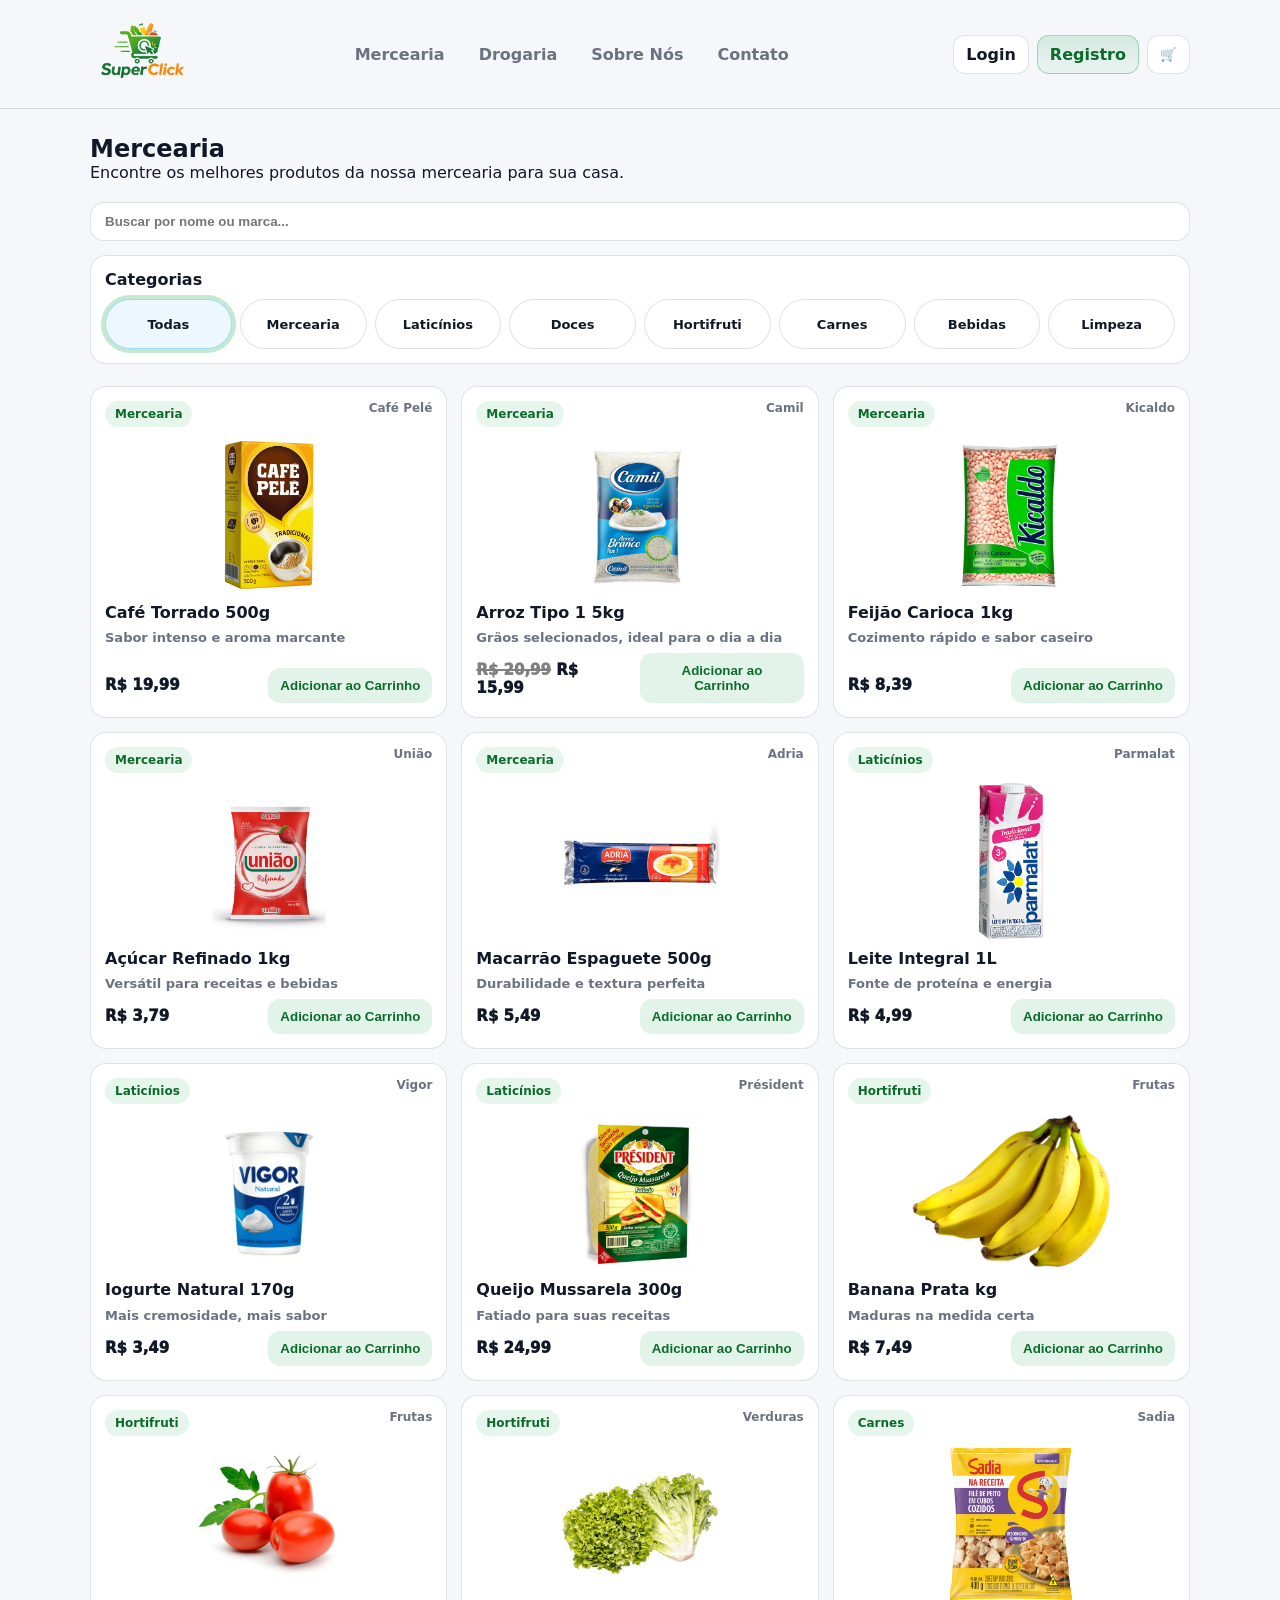
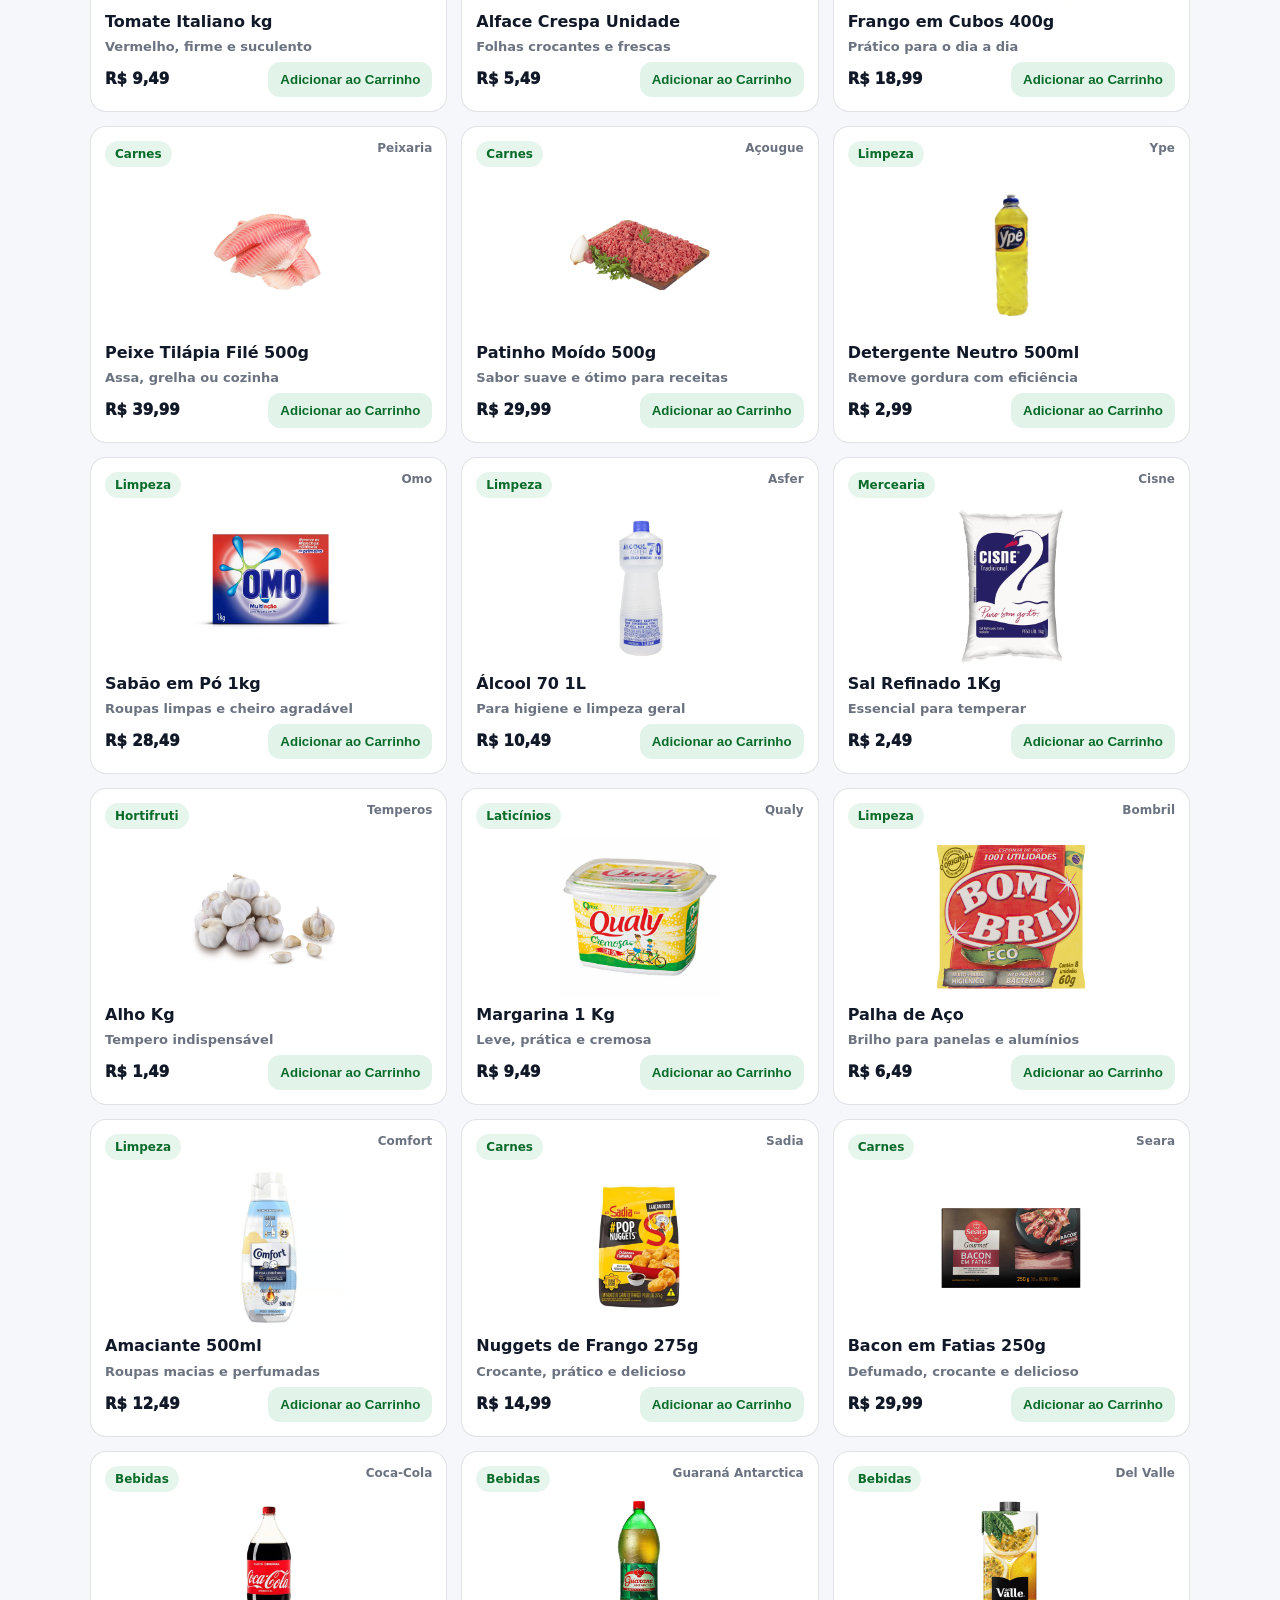
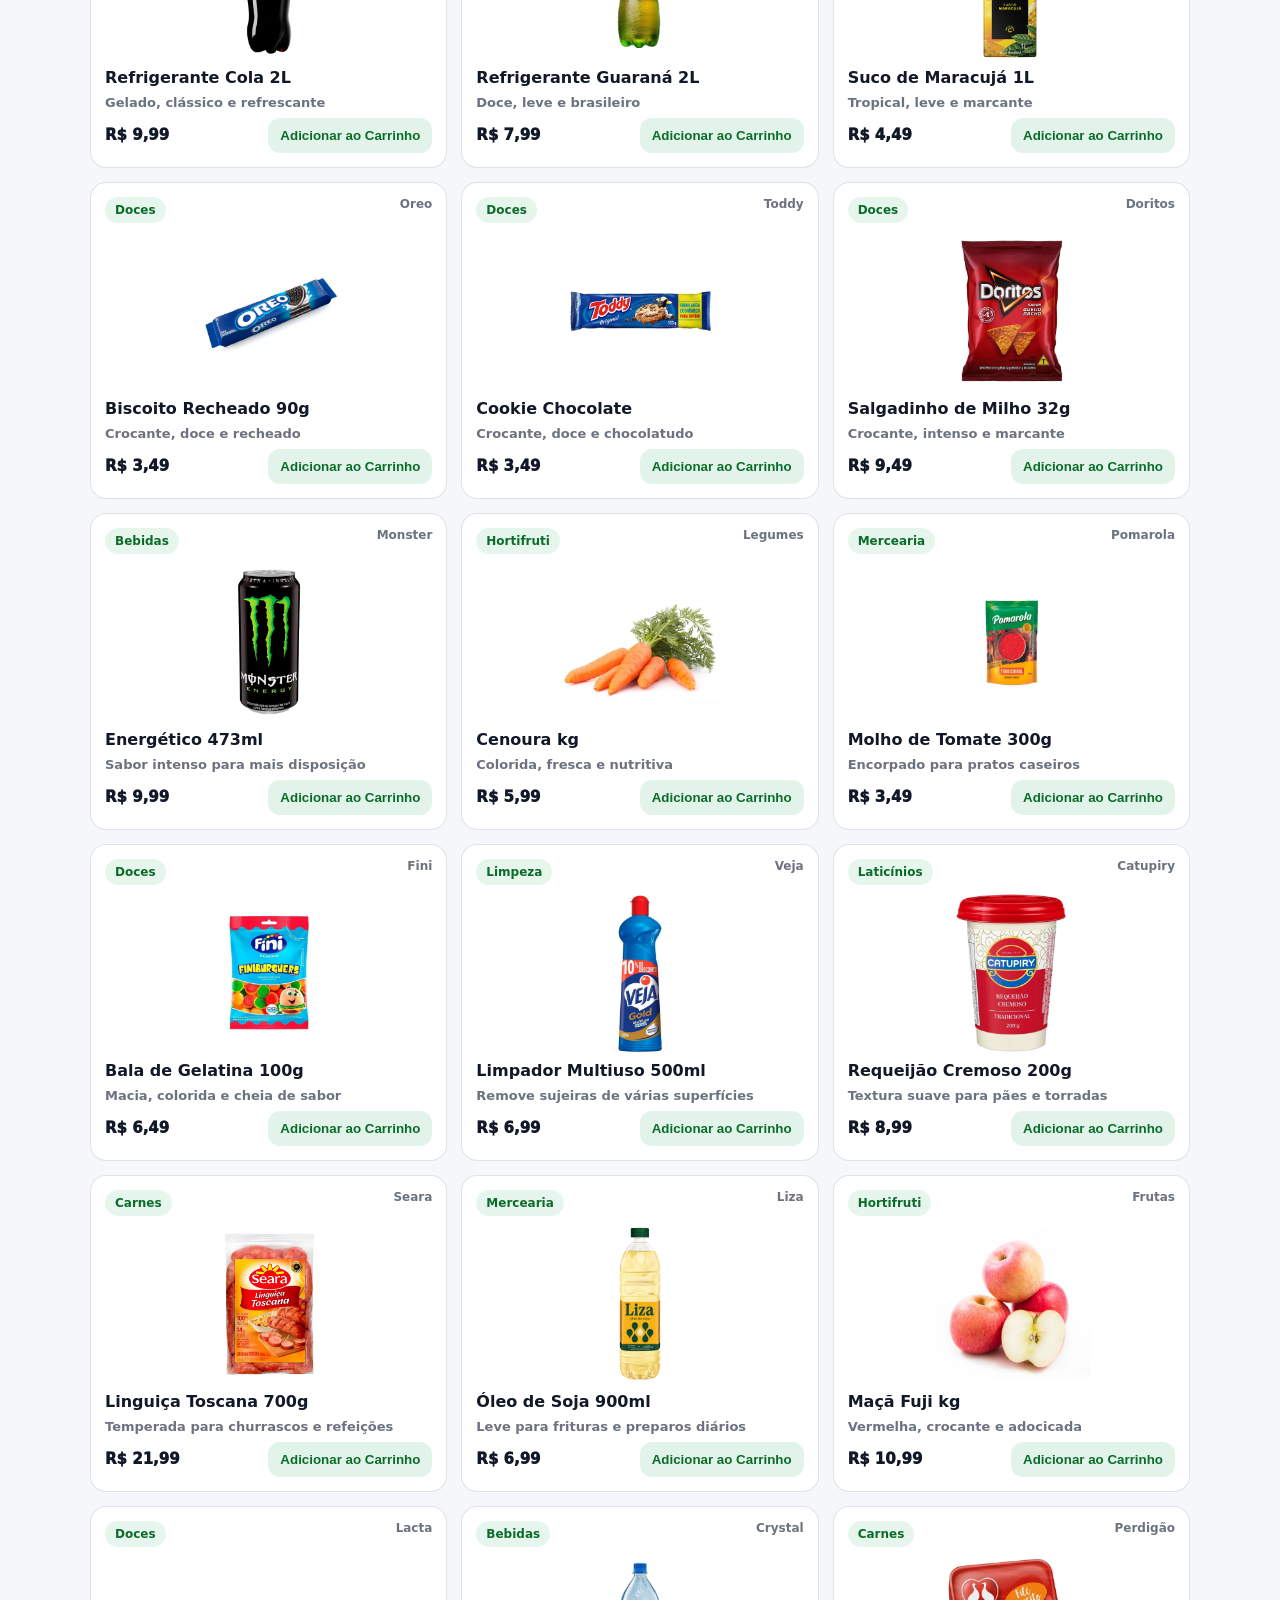
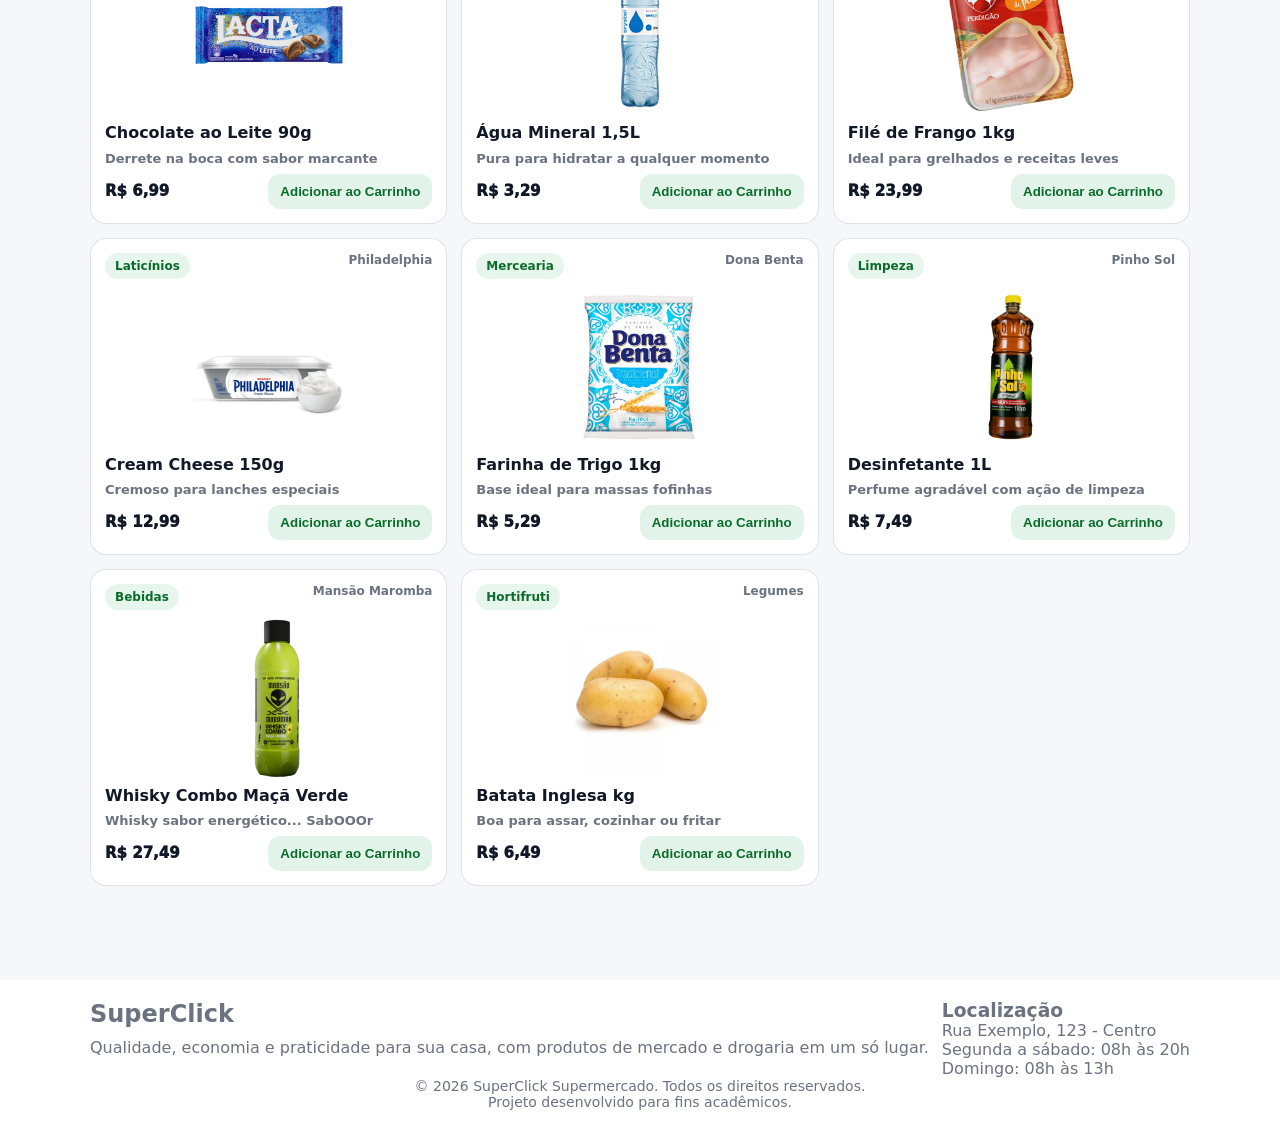
<file: index.html>
<!doctype html>
<html lang="pt-BR">

<head>
  <meta charset="utf-8" />
  <meta name="viewport" content="width=device-width, initial-scale=1" />
  <title>SuperClick - Mercearia</title>
  <link rel="icon" type="image/x-icon" href="imagens/Ico-Mercearia.ico">
  <link rel="stylesheet" href="styles.css" />
</head>

<body>
  <header class="cabecalho">
    <div class="container cabecalho__interno">
      <img class="cabecalho__logo" src="imagens/lg.png" alt="Logo SuperClick" />
      <button class="cabecalho__hamburguer" type="button" id="menu-hamburguer" aria-label="Abrir menu">
        ☰
      </button>

      <nav class="cabecalho__navegacao">
        <a class="cabecalho__link" href="index.html">Mercearia</a>
        <a class="cabecalho__link" href="drogaria.html">Drogaria</a>
        <a class="cabecalho__link" href="sobre.html">Sobre Nós</a>
        <a class="cabecalho__link" href="contato.html">Contato</a>
      </nav>

      <div class="cabecalho__auth">
        <a class="botao botao--primario" href="login.html">Login</a>
        <a class="botao botao--secundario" href="registro.html">Registro</a>
        <button class="botao" type="button" id="carrinho__abrir" aria-label="Abrir carrinho">🛒</button>
      </div>

      <!-- Menu mobile -->
      <div class="menu-mobile__overlay" id="menu-mobile__overlay" aria-hidden="true">
        <aside class="menu-mobile__painel" role="dialog" aria-modal="true" aria-label="Menu">
          <div class="menu-mobile__cabecalho">
            <h2 class="menu-mobile__titulo">Menu</h2>
            <button type="button" class="menu-mobile__botao-fechar" id="menu-mobile__fechar" aria-label="Fechar menu">
              ✕
            </button>
          </div>

          <nav class="menu-mobile__links" aria-label="Links do menu">
            <a class="menu-mobile__link" href="login.html">Login</a>
            <a class="menu-mobile__link" href="registro.html">Registro</a>
            <a class="menu-mobile__link" href="index.html">Mercearia</a>
            <a class="menu-mobile__link" href="drogaria.html">Drogaria</a>
            <a class="menu-mobile__link" href="contato.html">Contato</a>
            <a class="menu-mobile__link" href="sobre.html">Sobre Nós</a>
            <button type="button" class="menu-mobile__link menu-mobile__link--botao" id="menu-mobile__carrinho">
              Carrinho 🛒
            </button>
          </nav>
        </aside>
      </div>

    </div>
  </header>

  <main class="container">

    <!-- Carrinho -->
    <div class="carrinho__overlay" id="janela-carrinho" aria-hidden="true">
      <div class="carrinho__painel" role="dialog" aria-modal="true" aria-label="Seu carrinho">
        <div class="carrinho__cabecalho">
          <h2 class="carrinho__titulo">Seu Carrinho</h2>
          <button type="button" class="carrinho__botao-fechar" id="carrinho__fechar"
            aria-label="Fechar carrinho">✕</button>
        </div>

        <div class="carrinho__corpo">
          <p class="carrinho__vazio" id="carrinho__vazio">Seu carrinho está vazio.</p>
          <ul class="carrinho__lista" id="lista-carrinho"></ul>
        </div>

        <div class="carrinho__rodape">
          <div class="carrinho__total">
            <span>Total</span>
            <strong id="valor-total">R$ 0,00</strong>
          </div>
          <div class="carrinho__acoes">
            <button type="button" class="carrinho__btn" onclick="limparCarrinho()">Limpar</button>
            <button type="button" class="carrinho__btn carrinho__btn--primario"
              onclick="finalizarCompra()">Finalizar</button>
          </div>
        </div>
      </div>
    </div>

    <section id="ofertas" class="hero">
      <h1 id="titulo_ofertas" class="hero__titulo">Mercearia</h1>
      <p class="hero__subtitulo">
        Encontre os melhores produtos da nossa mercearia para sua casa.
      </p>
    </section>

    <div class="cabecalho__busca" role="search">
      <form class="cabecalho__busca-form" id="form-busca">
        <label class="cabecalho__busca-label" for="cabecalho-busca">Buscar produto</label>
        <input id="cabecalho-busca" class="cabecalho__busca-input" type="search"
          placeholder="Buscar por nome ou marca..." autocomplete="off" />
      </form>
    </div>

    <section class="filtros">
      <div class="filtros__grade">
        <div class="filtro">
          <h2 class="filtro__titulo">Categorias</h2>

          <div class="categorias" role="navigation">
            <a class="categoria__pill" href="#" data-filtro="Todas">Todas</a>
            <a class="categoria__pill" href="#" data-filtro="Mercearia">Mercearia</a>
            <a class="categoria__pill" href="#" data-filtro="Laticínios">Laticínios</a>
            <a class="categoria__pill" href="#" data-filtro="Doces">Doces</a>
            <a class="categoria__pill" href="#" data-filtro="Hortifruti">Hortifruti</a>
            <a class="categoria__pill" href="#" data-filtro="Carnes">Carnes</a>
            <a class="categoria__pill" href="#" data-filtro="Bebidas">Bebidas</a>
            <a class="categoria__pill" href="#" data-filtro="Limpeza">Limpeza</a>
          </div>
        </div>
      </div>
    </section>

    <section class="resultados">
      <div class="lista__produtos" id="lista_produtos">
        <article class="produto" data-categoria="Mercearia">
          <div class="produto__top">
            <span class="etiqueta">Mercearia</span>
            <div class="produto__marca">Café Pelé</div>
          </div>

          <img class="produto__imagem" src="imagens/Mercearia/cafe-pele.webp" alt="Café Pelé" />
          <h3 class="produto__nome">Café Torrado 500g</h3>
          <p class="produto__descricao">Sabor intenso e aroma marcante</p>
          <div class="produto__linha-preco">
            <div>
              <div class="produto__preco">R$ 19,99</div>
            </div>
            <button class="produto__btn" type="button">Adicionar ao Carrinho</button>
          </div>
        </article>

        <article class="produto" data-categoria="Mercearia">
          <div class="produto__top">
            <span class="etiqueta">Mercearia</span>
            <div class="produto__marca">Camil</div>
          </div>
          <img class="produto__imagem" src="imagens/Mercearia/arroz-camil.jpg" alt="Arroz camil" />
          <h3 class="produto__nome">Arroz Tipo 1 5kg</h3>
          <p class="produto__descricao">
            Grãos selecionados, ideal para o dia a dia
          </p>
          <div class="produto__linha-preco">
            <div>
              <div class="produto__preco"><s>R$ 20,99</s> R$ 15,99</div>
            </div>
            <button class="produto__btn" type="button">
              Adicionar ao Carrinho
            </button>
          </div>
        </article>

        <article class="produto" data-categoria="Mercearia">
          <div class="produto__top">
            <span class="etiqueta">Mercearia</span>
            <div class="produto__marca">Kicaldo</div>
          </div>
          <img class="produto__imagem" src="imagens/Mercearia/feijao-kicaldo.webp" alt="Feijão Kicaldo" />
          <h3 class="produto__nome">Feijão Carioca 1kg</h3>
          <p class="produto__descricao">Cozimento rápido e sabor caseiro</p>
          <div class="produto__linha-preco">
            <div>
              <div class="produto__preco">R$ 8,39</div>
            </div>
            <button class="produto__btn" type="button">
              Adicionar ao Carrinho
            </button>
          </div>
        </article>

        <article class="produto" data-categoria="Mercearia">
          <div class="produto__top">
            <span class="etiqueta">Mercearia</span>
            <div class="produto__marca">União</div>
          </div>
          <img class="produto__imagem" src="imagens/Mercearia/acucar-uniao.jpg" alt="Açucar União" />
          <h3 class="produto__nome">Açúcar Refinado 1kg</h3>
          <p class="produto__descricao">Versátil para receitas e bebidas</p>
          <div class="produto__linha-preco">
            <div>
              <div class="produto__preco">R$ 3,79</div>
            </div>
            <button class="produto__btn" type="button">
              Adicionar ao Carrinho
            </button>
          </div>
        </article>

        <article class="produto" data-categoria="Mercearia">
          <div class="produto__top">
            <span class="etiqueta">Mercearia</span>
            <div class="produto__marca">Adria</div>
          </div>
          <img class="produto__imagem" src="imagens/Mercearia/macarrao-espaguete-adria.jpg"
            alt="Macarrão Espaguete Adria" />
          <h3 class="produto__nome">Macarrão Espaguete 500g</h3>
          <p class="produto__descricao">Durabilidade e textura perfeita</p>
          <div class="produto__linha-preco">
            <div>
              <div class="produto__preco">R$ 5,49</div>
            </div>
            <button class="produto__btn" type="button">
              Adicionar ao Carrinho
            </button>
          </div>
        </article>

        <article class="produto" data-categoria="Laticínios">
          <div class="produto__top">
            <span class="etiqueta">Laticínios</span>
            <div class="produto__marca">Parmalat</div>
          </div>
          <img class="produto__imagem" src="imagens/Mercearia/Leite-integral.jpg" alt="Leite Integral" />
          <h3 class="produto__nome">Leite Integral 1L</h3>
          <p class="produto__descricao">Fonte de proteína e energia</p>
          <div class="produto__linha-preco">
            <div>
              <div class="produto__preco">R$ 4,99</div>
            </div>
            <button class="produto__btn" type="button">
              Adicionar ao Carrinho
            </button>
          </div>
        </article>

        <article class="produto" data-categoria="Laticínios">
          <div class="produto__top">
            <span class="etiqueta">Laticínios</span>
            <div class="produto__marca">Vigor</div>
          </div>
          <img class="produto__imagem" src="imagens/Mercearia/iogurte-natural.webp" alt="Iogurte Natural" />
          <h3 class="produto__nome">Iogurte Natural 170g</h3>
          <p class="produto__descricao">Mais cremosidade, mais sabor</p>
          <div class="produto__linha-preco">
            <div>
              <div class="produto__preco">R$ 3,49</div>
            </div>
            <button class="produto__btn" type="button">
              Adicionar ao Carrinho
            </button>
          </div>
        </article>

        <article class="produto" data-categoria="Laticínios">
          <div class="produto__top">
            <span class="etiqueta">Laticínios</span>
            <div class="produto__marca">Président</div>
          </div>
          <img class="produto__imagem" src="imagens/Mercearia/Queijo-mussarela.webp" alt="Queijo Mussarela Président" />
          <h3 class="produto__nome">Queijo Mussarela 300g</h3>
          <p class="produto__descricao">Fatiado para suas receitas</p>
          <div class="produto__linha-preco">
            <div>
              <div class="produto__preco">R$ 24,99</div>
            </div>
            <button class="produto__btn" type="button">
              Adicionar ao Carrinho
            </button>
          </div>
        </article>

        <article class="produto" data-categoria="Hortifruti">
          <div class="produto__top">
            <span class="etiqueta">Hortifruti</span>
            <div class="produto__marca">Frutas</div>
          </div>
          <img class="produto__imagem" src="imagens/Mercearia/banana-prata.png" alt="Banana Prata" />
          <h3 class="produto__nome">Banana Prata kg</h3>
          <p class="produto__descricao">Maduras na medida certa</p>
          <div class="produto__linha-preco">
            <div>
              <div class="produto__preco">R$ 7,49</div>
            </div>
            <button class="produto__btn" type="button">
              Adicionar ao Carrinho
            </button>
          </div>
        </article>

        <article class="produto" data-categoria="Hortifruti">
          <div class="produto__top">
            <span class="etiqueta">Hortifruti</span>
            <div class="produto__marca">Frutas</div>
          </div>
          <img class="produto__imagem" src="imagens/Mercearia/Tomate-italiano.webp" alt="Tomate Italiano" />
          <h3 class="produto__nome">Tomate Italiano kg</h3>
          <p class="produto__descricao">Vermelho, firme e suculento</p>
          <div class="produto__linha-preco">
            <div>
              <div class="produto__preco">R$ 9,49</div>
            </div>
            <button class="produto__btn" type="button">
              Adicionar ao Carrinho
            </button>
          </div>
        </article>

        <article class="produto" data-categoria="Hortifruti">
          <div class="produto__top">
            <span class="etiqueta">Hortifruti</span>
            <div class="produto__marca">Verduras</div>
          </div>
          <img class="produto__imagem" src="imagens/Mercearia/Alface-Crespa.png" alt="Alface Crespa" />
          <h3 class="produto__nome">Alface Crespa Unidade</h3>
          <p class="produto__descricao">Folhas crocantes e frescas</p>
          <div class="produto__linha-preco">
            <div>
              <div class="produto__preco">R$ 5,49</div>
            </div>
            <button class="produto__btn" type="button">
              Adicionar ao Carrinho
            </button>
          </div>
        </article>

        <article class="produto" data-categoria="Carnes">
          <div class="produto__top">
            <span class="etiqueta">Carnes</span>
            <div class="produto__marca">Sadia</div>
          </div>
          <img class="produto__imagem" src="imagens/Mercearia/Frango-Cubos.png" alt="Frango em Cubos Sadia" />
          <h3 class="produto__nome">Frango em Cubos 400g</h3>
          <p class="produto__descricao">Prático para o dia a dia</p>
          <div class="produto__linha-preco">
            <div>
              <div class="produto__preco">R$ 18,99</div>
            </div>
            <button class="produto__btn" type="button">
              Adicionar ao Carrinho
            </button>
          </div>
        </article>

        <article class="produto" data-categoria="Carnes">
          <div class="produto__top">
            <span class="etiqueta">Carnes</span>
            <div class="produto__marca">Peixaria</div>
          </div>
          <img class="produto__imagem" src="imagens/Mercearia/file-tilapia.png" alt="Filé de Peixe Tilápia" />
          <h3 class="produto__nome">Peixe Tilápia Filé 500g</h3>
          <p class="produto__descricao">Assa, grelha ou cozinha</p>
          <div class="produto__linha-preco">
            <div>
              <div class="produto__preco">R$ 39,99</div>
            </div>
            <button class="produto__btn" type="button">
              Adicionar ao Carrinho
            </button>
          </div>
        </article>

        <article class="produto" data-categoria="Carnes">
          <div class="produto__top">
            <span class="etiqueta">Carnes</span>
            <div class="produto__marca">Açougue</div>
          </div>
          <img class="produto__imagem" src="imagens/Mercearia/Patinho-moido.png" alt="Patinho Moido" />
          <h3 class="produto__nome">Patinho Moído 500g</h3>
          <p class="produto__descricao">Sabor suave e ótimo para receitas</p>
          <div class="produto__linha-preco">
            <div>
              <div class="produto__preco">R$ 29,99</div>
            </div>
            <button class="produto__btn" type="button">
              Adicionar ao Carrinho
            </button>
          </div>
        </article>

        <article class="produto" data-categoria="Limpeza">
          <div class="produto__top">
            <span class="etiqueta">Limpeza</span>
            <div class="produto__marca">Ype</div>
          </div>
          <img class="produto__imagem" src="imagens/Mercearia/Detergente-Neutro-Ype.jpg" alt="Detergente Neutro Ype" />
          <h3 class="produto__nome">Detergente Neutro 500ml</h3>
          <p class="produto__descricao">Remove gordura com eficiência</p>
          <div class="produto__linha-preco">
            <div>
              <div class="produto__preco">R$ 2,99</div>
            </div>
            <button class="produto__btn" type="button">
              Adicionar ao Carrinho
            </button>
          </div>
        </article>

        <article class="produto" data-categoria="Limpeza">
          <div class="produto__top">
            <span class="etiqueta">Limpeza</span>
            <div class="produto__marca">Omo</div>
          </div>
          <img class="produto__imagem" src="imagens/Mercearia/Sabao-Omo.webp" alt="Sabão em Pó Omo" />
          <h3 class="produto__nome">Sabão em Pó 1kg</h3>
          <p class="produto__descricao">Roupas limpas e cheiro agradável</p>
          <div class="produto__linha-preco">
            <div>
              <div class="produto__preco">R$ 28,49</div>
            </div>
            <button class="produto__btn" type="button">
              Adicionar ao Carrinho
            </button>
          </div>
        </article>

        <article class="produto" data-categoria="Limpeza">
          <div class="produto__top">
            <span class="etiqueta">Limpeza</span>
            <div class="produto__marca">Asfer</div>
          </div>
          <img class="produto__imagem" src="imagens/Mercearia/Alcool-70-Asfer.webp" alt="Álcool 70 1L" />
          <h3 class="produto__nome">Álcool 70 1L</h3>
          <p class="produto__descricao">Para higiene e limpeza geral</p>
          <div class="produto__linha-preco">
            <div>
              <div class="produto__preco">R$ 10,49</div>
            </div>
            <button class="produto__btn" type="button">
              Adicionar ao Carrinho
            </button>
          </div>
        </article>

        <article class="produto" data-categoria="Mercearia">
          <div class="produto__top">
            <span class="etiqueta">Mercearia</span>
            <div class="produto__marca">Cisne</div>
          </div>
          <img class="produto__imagem" src="imagens/Mercearia/Sal-Cisne.webp" alt="Sal Cisne 1Kg" />
          <h3 class="produto__nome">Sal Refinado 1Kg</h3>
          <p class="produto__descricao">Essencial para temperar</p>
          <div class="produto__linha-preco">
            <div>
              <div class="produto__preco">R$ 2,49</div>
            </div>
            <button class="produto__btn" type="button">
              Adicionar ao Carrinho
            </button>
          </div>
        </article>

        <article class="produto" data-categoria="Hortifruti">
          <div class="produto__top">
            <span class="etiqueta">Hortifruti</span>
            <div class="produto__marca">Temperos</div>
          </div>
          <img class="produto__imagem" src="imagens/Mercearia/alho.jpg" alt="Alho" />
          <h3 class="produto__nome">Alho Kg</h3>
          <p class="produto__descricao">Tempero indispensável</p>
          <div class="produto__linha-preco">
            <div>
              <div class="produto__preco">R$ 1,49</div>
            </div>
            <button class="produto__btn" type="button">
              Adicionar ao Carrinho
            </button>
          </div>
        </article>

        <article class="produto" data-categoria="Laticínios">
          <div class="produto__top">
            <span class="etiqueta">Laticínios</span>
            <div class="produto__marca">Qualy</div>
          </div>
          <img class="produto__imagem" src="imagens/Mercearia/Margarina-Qualy.webp" alt="Margarina Qualy 1Kg" />
          <h3 class="produto__nome">Margarina 1 Kg</h3>
          <p class="produto__descricao">Leve, prática e cremosa</p>
          <div class="produto__linha-preco">
            <div>
              <div class="produto__preco">R$ 9,49</div>
            </div>
            <button class="produto__btn" type="button">
              Adicionar ao Carrinho
            </button>
          </div>
        </article>

        <article class="produto" data-categoria="Limpeza">
          <div class="produto__top">
            <span class="etiqueta">Limpeza</span>
            <div class="produto__marca">Bombril</div>
          </div>
          <img class="produto__imagem" src="imagens/Mercearia/Palha-Bombril.png" alt="Palha de Aço Bombril" />
          <h3 class="produto__nome">Palha de Aço</h3>
          <p class="produto__descricao">Brilho para panelas e alumínios</p>
          <div class="produto__linha-preco">
            <div>
              <div class="produto__preco">R$ 6,49</div>
            </div>
            <button class="produto__btn" type="button">
              Adicionar ao Carrinho
            </button>
          </div>
        </article>

        <article class="produto" data-categoria="Limpeza">
          <div class="produto__top">
            <span class="etiqueta">Limpeza</span>
            <div class="produto__marca">Comfort</div>
          </div>
          <img class="produto__imagem" src="imagens/Mercearia/Amaciante-Comfort.avif" alt="Amaciante Comfort 500ml" />
          <h3 class="produto__nome">Amaciante 500ml</h3>
          <p class="produto__descricao">Roupas macias e perfumadas</p>
          <div class="produto__linha-preco">
            <div>
              <div class="produto__preco">R$ 12,49</div>
            </div>
            <button class="produto__btn" type="button">
              Adicionar ao Carrinho
            </button>
          </div>
        </article>

        <article class="produto" data-categoria="Carnes">
          <div class="produto__top">
            <span class="etiqueta">Carnes</span>
            <div class="produto__marca">Sadia</div>
          </div>
          <img class="produto__imagem" src="imagens/Mercearia/Nuggets-Sadia.webp" alt="Nuggets Frango Sadia" />
          <h3 class="produto__nome">Nuggets de Frango 275g</h3>
          <p class="produto__descricao">Crocante, prático e delicioso</p>
          <div class="produto__linha-preco">
            <div>
              <div class="produto__preco">R$ 14,99</div>
            </div>
            <button class="produto__btn" type="button">
              Adicionar ao Carrinho
            </button>
          </div>
        </article>

        <article class="produto" data-categoria="Carnes">
          <div class="produto__top">
            <span class="etiqueta">Carnes</span>
            <div class="produto__marca">Seara</div>
          </div>
          <img class="produto__imagem" src="imagens/Mercearia/Bacon-seara.png" alt="Bacon Gourmet Seara" />
          <h3 class="produto__nome">Bacon em Fatias 250g</h3>
          <p class="produto__descricao">Defumado, crocante e delicioso</p>
          <div class="produto__linha-preco">
            <div>
              <div class="produto__preco">R$ 29,99</div>
            </div>
            <button class="produto__btn" type="button">
              Adicionar ao Carrinho
            </button>
          </div>
        </article>

        <article class="produto" data-categoria="Bebidas">
          <div class="produto__top">
            <span class="etiqueta">Bebidas</span>
            <div class="produto__marca">Coca-Cola</div>
          </div>
          <img class="produto__imagem" src="imagens/Mercearia/Coca-Cola-2l.webp" alt="Coca-Cola 2l" />
          <h3 class="produto__nome">Refrigerante Cola 2L</h3>
          <p class="produto__descricao">Gelado, clássico e refrescante</p>
          <div class="produto__linha-preco">
            <div>
              <div class="produto__preco">R$ 9,99</div>
            </div>
            <button class="produto__btn" type="button">
              Adicionar ao Carrinho
            </button>
          </div>
        </article>

        <article class="produto" data-categoria="Bebidas">
          <div class="produto__top">
            <span class="etiqueta">Bebidas</span>
            <div class="produto__marca">Guaraná Antarctica</div>
          </div>
          <img class="produto__imagem" src="imagens/Mercearia/Guarana-Antartica-2l.webp" alt="Guarana Antarctica 2l" />
          <h3 class="produto__nome">Refrigerante Guaraná 2L</h3>
          <p class="produto__descricao">Doce, leve e brasileiro</p>
          <div class="produto__linha-preco">
            <div>
              <div class="produto__preco">R$ 7,99</div>
            </div>
            <button class="produto__btn" type="button">
              Adicionar ao Carrinho
            </button>
          </div>
        </article>

        <article class="produto" data-categoria="Bebidas">
          <div class="produto__top">
            <span class="etiqueta">Bebidas</span>
            <div class="produto__marca">Del Valle</div>
          </div>
          <img class="produto__imagem" src="imagens/Mercearia/Delvalle-Maracuja.webp"
            alt="Suco Maracujá Del Valle 1L" />
          <h3 class="produto__nome">Suco de Maracujá 1L</h3>
          <p class="produto__descricao">Tropical, leve e marcante</p>
          <div class="produto__linha-preco">
            <div>
              <div class="produto__preco">R$ 4,49</div>
            </div>
            <button class="produto__btn" type="button">
              Adicionar ao Carrinho
            </button>
          </div>
        </article>

        <article class="produto" data-categoria="Doces">
          <div class="produto__top">
            <span class="etiqueta">Doces</span>
            <div class="produto__marca">Oreo</div>
          </div>
          <img class="produto__imagem" src="imagens/Mercearia/Bisc-Oreo.jpg" alt="Biscoito Recheado Oreo" />
          <h3 class="produto__nome">Biscoito Recheado 90g</h3>
          <p class="produto__descricao">Crocante, doce e recheado</p>
          <div class="produto__linha-preco">
            <div>
              <div class="produto__preco">R$ 3,49</div>
            </div>
            <button class="produto__btn" type="button">
              Adicionar ao Carrinho
            </button>
          </div>
        </article>

        <article class="produto" data-categoria="Doces">
          <div class="produto__top">
            <span class="etiqueta">Doces</span>
            <div class="produto__marca">Toddy</div>
          </div>
          <img class="produto__imagem" src="imagens/Mercearia/Cookie-Toddy.webp" alt="Cookie de Chocolate Toddy" />
          <h3 class="produto__nome">Cookie Chocolate</h3>
          <p class="produto__descricao">Crocante, doce e chocolatudo</p>
          <div class="produto__linha-preco">
            <div>
              <div class="produto__preco">R$ 3,49</div>
            </div>
            <button class="produto__btn" type="button">
              Adicionar ao Carrinho
            </button>
          </div>
        </article>

        <article class="produto" data-categoria="Doces">
          <div class="produto__top">
            <span class="etiqueta">Doces</span>
            <div class="produto__marca">Doritos</div>
          </div>
          <img class="produto__imagem" src="imagens/Mercearia/Salg-Doritos.jpg" alt="Salgadinho Doritos" />
          <h3 class="produto__nome">Salgadinho de Milho 32g</h3>
          <p class="produto__descricao">Crocante, intenso e marcante</p>
          <div class="produto__linha-preco">
            <div>
              <div class="produto__preco">R$ 9,49</div>
            </div>
            <button class="produto__btn" type="button">
              Adicionar ao Carrinho
            </button>
          </div>
        </article>

        <article class="produto" data-categoria="Bebidas">
          <div class="produto__top">
            <span class="etiqueta">Bebidas</span>
            <div class="produto__marca">Monster</div>
          </div>
          <img class="produto__imagem" src="imagens/Mercearia/Energetico-Monster.webp" alt="Energético Monster" />
          <h3 class="produto__nome">Energético 473ml</h3>
          <p class="produto__descricao">Sabor intenso para mais disposição</p>
          <div class="produto__linha-preco">
            <div>
              <div class="produto__preco">R$ 9,99</div>
            </div>
            <button class="produto__btn" type="button">
              Adicionar ao Carrinho
            </button>
          </div>
        </article>

        <article class="produto" data-categoria="Hortifruti">
          <div class="produto__top">
            <span class="etiqueta">Hortifruti</span>
            <div class="produto__marca">Legumes</div>
          </div>
          <img class="produto__imagem" src="imagens/Mercearia/Cenoura.jpg" alt="Cenoura" />
          <h3 class="produto__nome">Cenoura kg</h3>
          <p class="produto__descricao">Colorida, fresca e nutritiva</p>
          <div class="produto__linha-preco">
            <div>
              <div class="produto__preco">R$ 5,99</div>
            </div>
            <button class="produto__btn" type="button">
              Adicionar ao Carrinho
            </button>
          </div>
        </article>

        <article class="produto" data-categoria="Mercearia">
          <div class="produto__top">
            <span class="etiqueta">Mercearia</span>
            <div class="produto__marca">Pomarola</div>
          </div>
          <img class="produto__imagem" src="imagens/Mercearia/Molho-Tomate-Pomarola.png"
            alt="Molho de Tomate Pomarola" />
          <h3 class="produto__nome">Molho de Tomate 300g</h3>
          <p class="produto__descricao">Encorpado para pratos caseiros</p>
          <div class="produto__linha-preco">
            <div>
              <div class="produto__preco">R$ 3,49</div>
            </div>
            <button class="produto__btn" type="button">
              Adicionar ao Carrinho
            </button>
          </div>
        </article>

        <article class="produto" data-categoria="Doces">
          <div class="produto__top">
            <span class="etiqueta">Doces</span>
            <div class="produto__marca">Fini</div>
          </div>
          <img class="produto__imagem" src="imagens/Mercearia/Bala-fini.webp" alt="Bala Fini" />
          <h3 class="produto__nome">Bala de Gelatina 100g</h3>
          <p class="produto__descricao">Macia, colorida e cheia de sabor</p>
          <div class="produto__linha-preco">
            <div>
              <div class="produto__preco">R$ 6,49</div>
            </div>
            <button class="produto__btn" type="button">
              Adicionar ao Carrinho
            </button>
          </div>
        </article>

        <article class="produto" data-categoria="Limpeza">
          <div class="produto__top">
            <span class="etiqueta">Limpeza</span>
            <div class="produto__marca">Veja</div>
          </div>
          <img class="produto__imagem" src="imagens/Mercearia/Limpador-veja.webp" alt="Limpador Multiuso Veja" />
          <h3 class="produto__nome">Limpador Multiuso 500ml</h3>
          <p class="produto__descricao">
            Remove sujeiras de várias superfícies
          </p>
          <div class="produto__linha-preco">
            <div>
              <div class="produto__preco">R$ 6,99</div>
            </div>
            <button class="produto__btn" type="button">
              Adicionar ao Carrinho
            </button>
          </div>
        </article>

        <article class="produto" data-categoria="Laticínios">
          <div class="produto__top">
            <span class="etiqueta">Laticínios</span>
            <div class="produto__marca">Catupiry</div>
          </div>
          <img class="produto__imagem" src="imagens/Mercearia/Requeijao-catupiry.webp" alt="Requeijão Catupiry" />
          <h3 class="produto__nome">Requeijão Cremoso 200g</h3>
          <p class="produto__descricao">Textura suave para pães e torradas</p>
          <div class="produto__linha-preco">
            <div>
              <div class="produto__preco">R$ 8,99</div>
            </div>
            <button class="produto__btn" type="button">
              Adicionar ao Carrinho
            </button>
          </div>
        </article>

        <article class="produto" data-categoria="Carnes">
          <div class="produto__top">
            <span class="etiqueta">Carnes</span>
            <div class="produto__marca">Seara</div>
          </div>
          <img class="produto__imagem" src="imagens/Mercearia/linguica-toscana-seara.webp"
            alt="Linguiça Toscana Seara" />
          <h3 class="produto__nome">Linguiça Toscana 700g</h3>
          <p class="produto__descricao">
            Temperada para churrascos e refeições
          </p>
          <div class="produto__linha-preco">
            <div>
              <div class="produto__preco">R$ 21,99</div>
            </div>
            <button class="produto__btn" type="button">
              Adicionar ao Carrinho
            </button>
          </div>
        </article>

        <article class="produto" data-categoria="Mercearia">
          <div class="produto__top">
            <span class="etiqueta">Mercearia</span>
            <div class="produto__marca">Liza</div>
          </div>
          <img class="produto__imagem" src="imagens/Mercearia/oleo-liza.jpg" alt="Óleo de Soja Liza" />
          <h3 class="produto__nome">Óleo de Soja 900ml</h3>
          <p class="produto__descricao">
            Leve para frituras e preparos diários
          </p>
          <div class="produto__linha-preco">
            <div>
              <div class="produto__preco">R$ 6,99</div>
            </div>
            <button class="produto__btn" type="button">
              Adicionar ao Carrinho
            </button>
          </div>
        </article>

        <article class="produto" data-categoria="Hortifruti">
          <div class="produto__top">
            <span class="etiqueta">Hortifruti</span>
            <div class="produto__marca">Frutas</div>
          </div>
          <img class="produto__imagem" src="imagens/Mercearia/maca-fuji.webp" alt="Maçã Fuji" />
          <h3 class="produto__nome">Maçã Fuji kg</h3>
          <p class="produto__descricao">Vermelha, crocante e adocicada</p>
          <div class="produto__linha-preco">
            <div>
              <div class="produto__preco">R$ 10,99</div>
            </div>
            <button class="produto__btn" type="button">
              Adicionar ao Carrinho
            </button>
          </div>
        </article>

        <article class="produto" data-categoria="Doces">
          <div class="produto__top">
            <span class="etiqueta">Doces</span>
            <div class="produto__marca">Lacta</div>
          </div>
          <img class="produto__imagem" src="imagens/Mercearia/Chocolate-Lacta.webp" alt="Chocolate Lacta" />
          <h3 class="produto__nome">Chocolate ao Leite 90g</h3>
          <p class="produto__descricao">Derrete na boca com sabor marcante</p>
          <div class="produto__linha-preco">
            <div>
              <div class="produto__preco">R$ 6,99</div>
            </div>
            <button class="produto__btn" type="button">
              Adicionar ao Carrinho
            </button>
          </div>
        </article>

        <article class="produto" data-categoria="Bebidas">
          <div class="produto__top">
            <span class="etiqueta">Bebidas</span>
            <div class="produto__marca">Crystal</div>
          </div>
          <img class="produto__imagem" src="imagens/Mercearia/agua-crystal.webp" alt="Água Mineral Crystal" />
          <h3 class="produto__nome">Água Mineral 1,5L</h3>
          <p class="produto__descricao">
            Pura para hidratar a qualquer momento
          </p>
          <div class="produto__linha-preco">
            <div>
              <div class="produto__preco">R$ 3,29</div>
            </div>
            <button class="produto__btn" type="button">
              Adicionar ao Carrinho
            </button>
          </div>
        </article>

        <article class="produto" data-categoria="Carnes">
          <div class="produto__top">
            <span class="etiqueta">Carnes</span>
            <div class="produto__marca">Perdigão</div>
          </div>
          <img class="produto__imagem" src="imagens/Mercearia/File-Frango-Perdigao.webp"
            alt="Filé de Frango Perdigão" />
          <h3 class="produto__nome">Filé de Frango 1kg</h3>
          <p class="produto__descricao">
            Ideal para grelhados e receitas leves
          </p>
          <div class="produto__linha-preco">
            <div>
              <div class="produto__preco">R$ 23,99</div>
            </div>
            <button class="produto__btn" type="button">
              Adicionar ao Carrinho
            </button>
          </div>
        </article>

        <article class="produto" data-categoria="Laticínios">
          <div class="produto__top">
            <span class="etiqueta">Laticínios</span>
            <div class="produto__marca">Philadelphia</div>
          </div>
          <img class="produto__imagem" src="imagens/Mercearia/Cream-Cheese-Philadelphia.webp"
            alt="Cream Cheese Philadelphia" />
          <h3 class="produto__nome">Cream Cheese 150g</h3>
          <p class="produto__descricao">Cremoso para lanches especiais</p>
          <div class="produto__linha-preco">
            <div>
              <div class="produto__preco">R$ 12,99</div>
            </div>
            <button class="produto__btn" type="button">
              Adicionar ao Carrinho
            </button>
          </div>
        </article>

        <article class="produto" data-categoria="Mercearia">
          <div class="produto__top">
            <span class="etiqueta">Mercearia</span>
            <div class="produto__marca">Dona Benta</div>
          </div>
          <img class="produto__imagem" src="imagens/Mercearia/Farinha-Dona-Benta.webp"
            alt="Farinha de Trigo Dona Benta" />
          <h3 class="produto__nome">Farinha de Trigo 1kg</h3>
          <p class="produto__descricao">Base ideal para massas fofinhas</p>
          <div class="produto__linha-preco">
            <div>
              <div class="produto__preco">R$ 5,29</div>
            </div>
            <button class="produto__btn" type="button">
              Adicionar ao Carrinho
            </button>
          </div>
        </article>

        <article class="produto" data-categoria="Limpeza">
          <div class="produto__top">
            <span class="etiqueta">Limpeza</span>
            <div class="produto__marca">Pinho Sol</div>
          </div>
          <img class="produto__imagem" src="imagens/Mercearia/Desinfetante-Pinho-Sol.webp"
            alt="Desinfetante Pinho Sol" />
          <h3 class="produto__nome">Desinfetante 1L</h3>
          <p class="produto__descricao">
            Perfume agradável com ação de limpeza
          </p>
          <div class="produto__linha-preco">
            <div>
              <div class="produto__preco">R$ 7,49</div>
            </div>
            <button class="produto__btn" type="button">
              Adicionar ao Carrinho
            </button>
          </div>
        </article>

        <article class="produto" data-categoria="Bebidas">
          <div class="produto__top">
            <span class="etiqueta">Bebidas</span>
            <div class="produto__marca">Mansão Maromba</div>
          </div>
          <img class="produto__imagem" src="imagens/Mercearia/Whisk-Energetico.jpg" alt="Desinfetante Pinho Sol" />
          <h3 class="produto__nome">Whisky Combo Maçã Verde</h3>
          <p class="produto__descricao">
            Whisky sabor energético... SabOOOr
          </p>
          <div class="produto__linha-preco">
            <div>
              <div class="produto__preco">R$ 27,49</div>
            </div>
            <button class="produto__btn" type="button">
              Adicionar ao Carrinho
            </button>
          </div>
        </article>

        <article class="produto" data-categoria="Hortifruti">
          <div class="produto__top">
            <span class="etiqueta">Hortifruti</span>
            <div class="produto__marca">Legumes</div>
          </div>
          <img class="produto__imagem" src="imagens/Mercearia/Batata-Inglesa.webp" alt="Batata Inglesa" />
          <h3 class="produto__nome">Batata Inglesa kg</h3>
          <p class="produto__descricao">Boa para assar, cozinhar ou fritar</p>
          <div class="produto__linha-preco">
            <div>
              <div class="produto__preco">R$ 6,49</div>
            </div>
            <button class="produto__btn" type="button">
              Adicionar ao Carrinho
            </button>
          </div>
        </article>
      </div>
    </section>
  </main>

  <footer class="rodape">
    <div class="rodape__conteudo">

      <div class="rodape__coluna">
        <h2 class="rodape__logo">SuperClick</h2>
        <p class="rodape__texto">
          Qualidade, economia e praticidade para sua casa, com produtos de mercado e drogaria em um só lugar.
        </p>
      </div>


      <div class="rodape__coluna">
        <h3 class="rodape__titulo">Localização</h3>
        <p>Rua Exemplo, 123 - Centro</p>
        <p>Segunda a sábado: 08h às 20h</p>
        <p>Domingo: 08h às 13h</p>
      </div>

    </div>

    <div class="rodape__baixo">
      <p>&copy; 2026 SuperClick Supermercado. Todos os direitos reservados.</p>
      <p>Projeto desenvolvido para fins acadêmicos.</p>
    </div>
  </footer>

  <script src="script.js"></script>
</body>

</html>
</file>
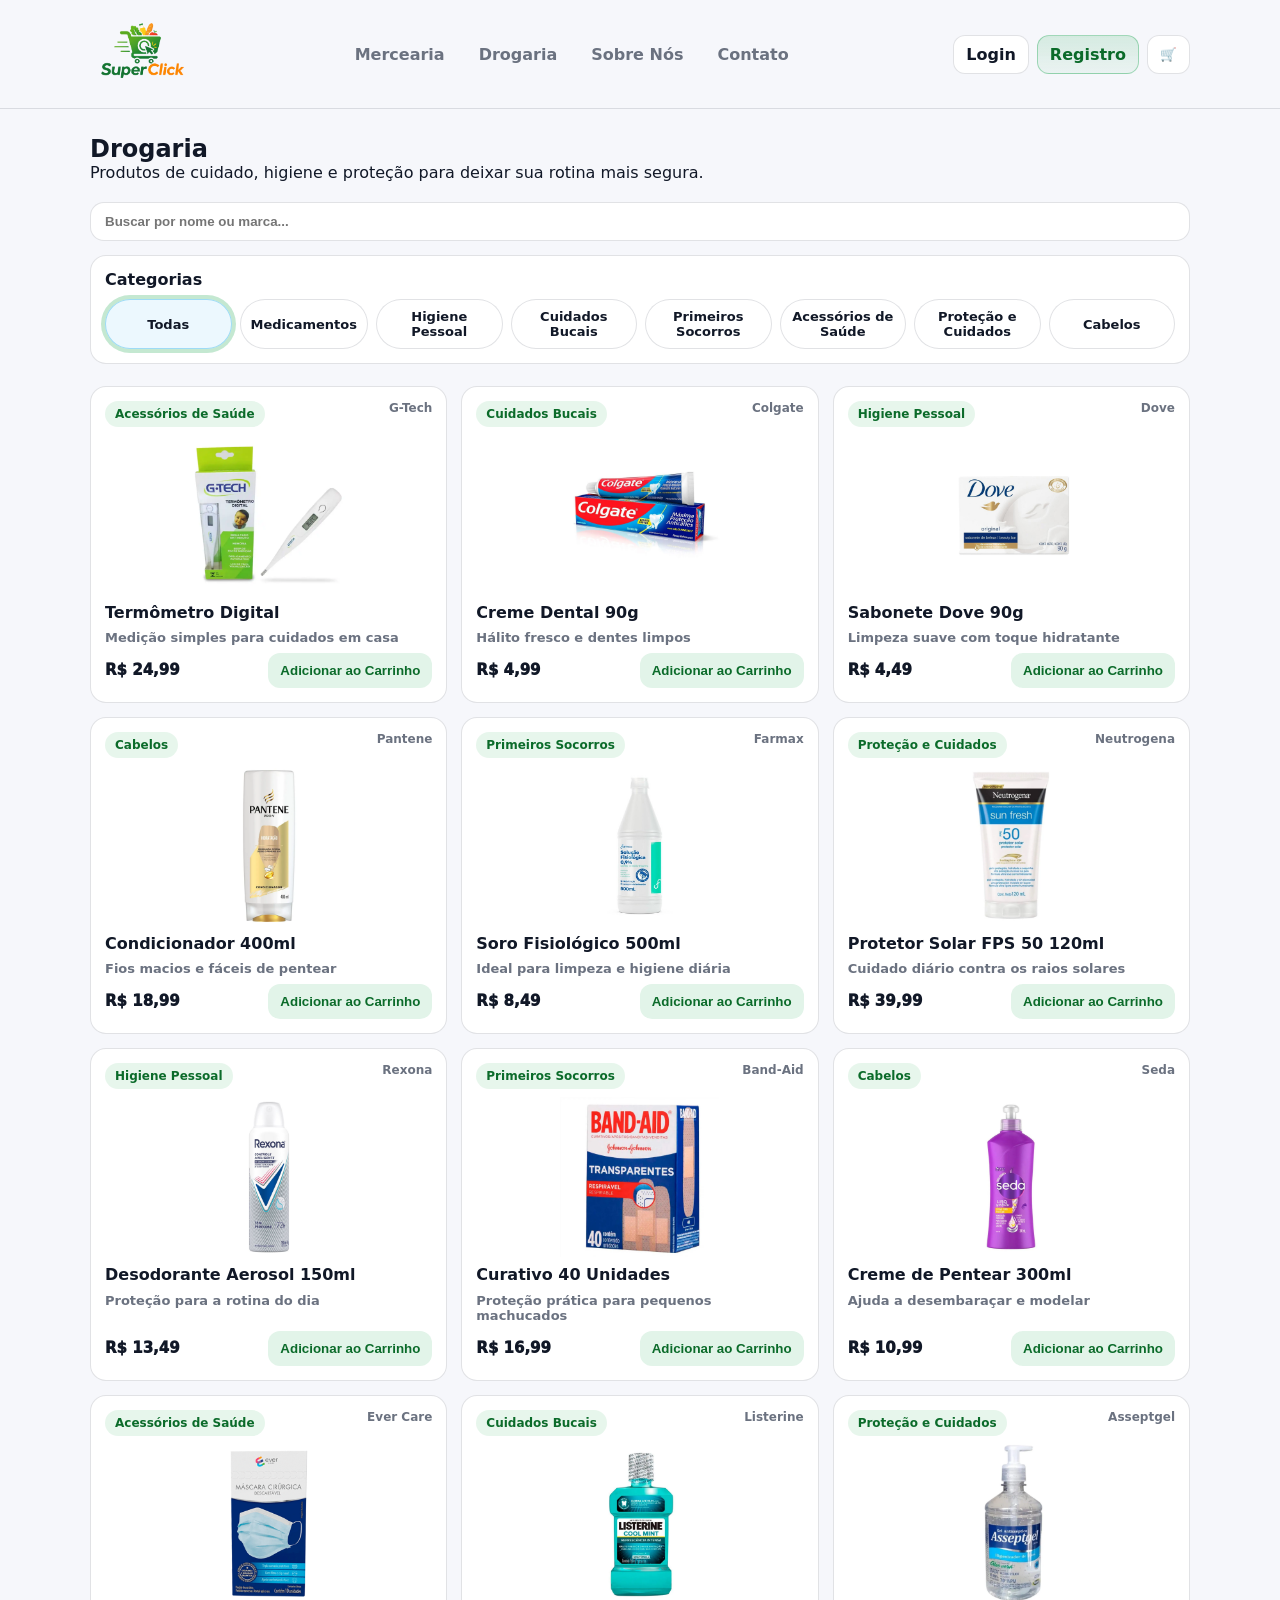
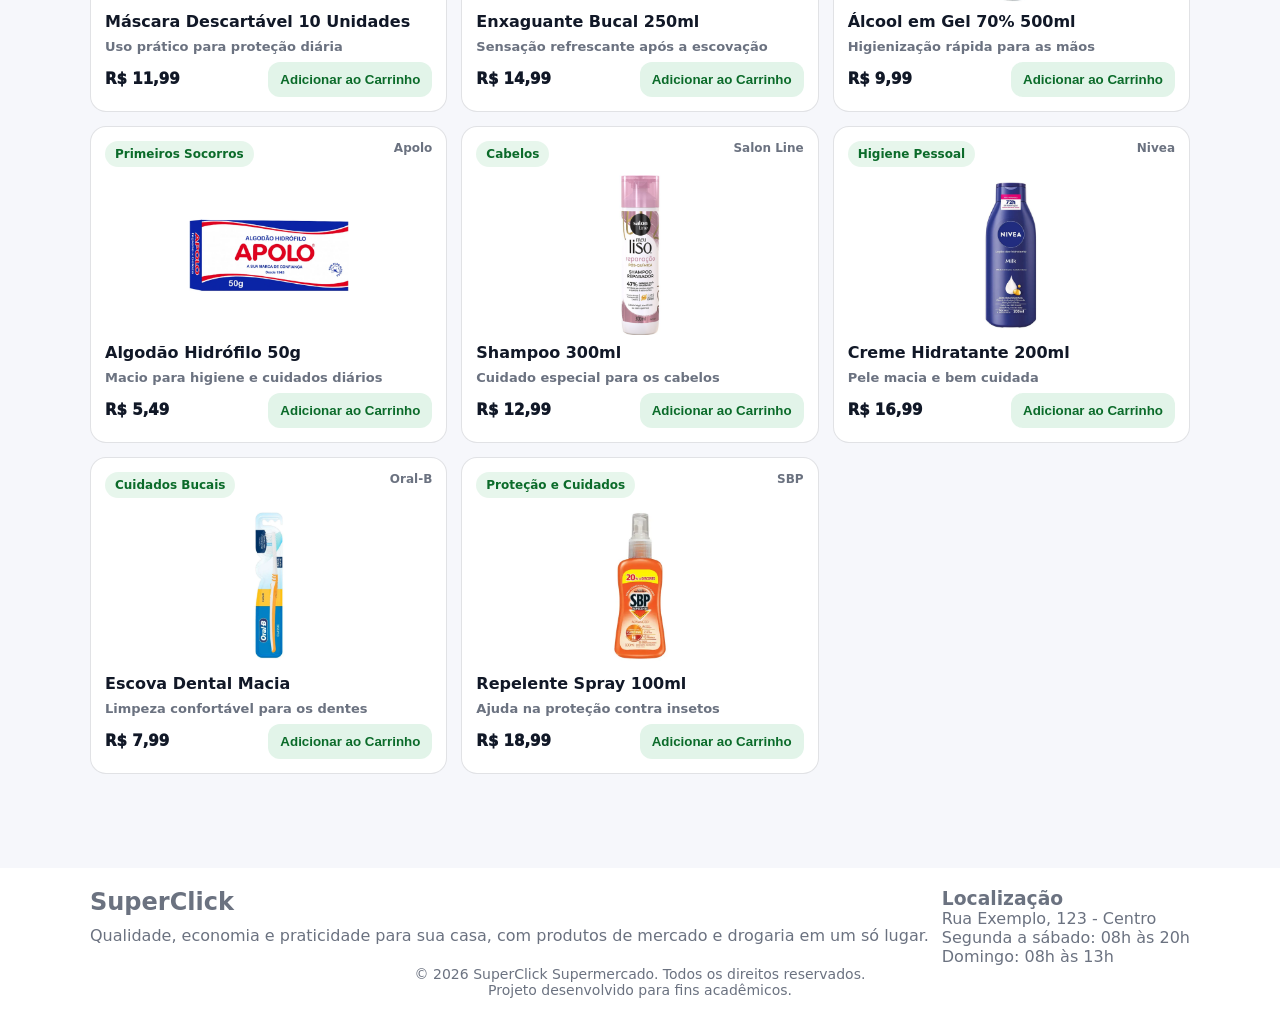
<file: drogaria.html>
<!doctype html>
<html lang="pt-BR">

<head>
  <meta charset="utf-8" />
  <meta name="viewport" content="width=device-width, initial-scale=1" />
  <title>SuperClick - Drogaria</title>
  <link rel="icon" type="image/x-icon" href="imagens/Ico-Mercearia.ico">
  <link rel="stylesheet" href="styles.css" />
</head>

<body>
  <header class="cabecalho">
    <div class="container cabecalho__interno">
      <img class="cabecalho__logo" src="imagens/lg.png" alt="" />
      <button class="cabecalho__hamburguer" type="button" id="menu-hamburguer" aria-label="Abrir menu">
        ☰
      </button>

      <nav class="cabecalho__navegacao">
        <a class="cabecalho__link" href="index.html">Mercearia</a>
        <a class="cabecalho__link" href="drogaria.html">Drogaria</a>
        <a class="cabecalho__link" href="sobre.html">Sobre Nós</a>
        <a class="cabecalho__link" href="contato.html">Contato</a>
      </nav>


      <div class="cabecalho__auth">
        <a class="botao botao--primario" href="login.html">Login</a>
        <a class="botao botao--secundario" href="registro.html">Registro</a>
        <button class="botao" type="button" id="carrinho__abrir" aria-label="Abrir carrinho">🛒</button>
      </div>

      <!-- Menu mobile -->
      <div class="menu-mobile__overlay" id="menu-mobile__overlay" aria-hidden="true">
        <aside class="menu-mobile__painel" role="dialog" aria-modal="true" aria-label="Menu">
          <div class="menu-mobile__cabecalho">
            <h2 class="menu-mobile__titulo">Menu</h2>
            <button type="button" class="menu-mobile__botao-fechar" id="menu-mobile__fechar" aria-label="Fechar menu">
              ✕
            </button>
          </div>

          <nav class="menu-mobile__links" aria-label="Links do menu">
            <a class="menu-mobile__link" href="login.html">Login</a>
            <a class="menu-mobile__link" href="registro.html">Registro</a>
            <a class="menu-mobile__link" href="index.html">Mercearia</a>
            <a class="menu-mobile__link" href="drogaria.html">Drogaria</a>
            <a class="menu-mobile__link" href="contato.html">Contato</a>
            <a class="menu-mobile__link" href="sobre.html">Sobre Nós</a>
            <button type="button" class="menu-mobile__link menu-mobile__link--botao" id="menu-mobile__carrinho">
              Carrinho 🛒
            </button>
          </nav>
        </aside>
      </div>

    </div>
  </header>


  <main class="container">

    <!-- Carrinho -->
    <div class="carrinho__overlay" id="janela-carrinho" aria-hidden="true">
      <div class="carrinho__painel" role="dialog" aria-modal="true" aria-label="Seu carrinho">
        <div class="carrinho__cabecalho">
          <h2 class="carrinho__titulo">Seu Carrinho</h2>
          <button type="button" class="carrinho__botao-fechar" id="carrinho__fechar"
            aria-label="Fechar carrinho">✕</button>
        </div>

        <div class="carrinho__corpo">
          <p class="carrinho__vazio" id="carrinho__vazio">Seu carrinho está vazio.</p>
          <ul class="carrinho__lista" id="lista-carrinho"></ul>
        </div>

        <div class="carrinho__rodape">
          <div class="carrinho__total">
            <span>Total</span>
            <strong id="valor-total">R$ 0,00</strong>
          </div>
          <div class="carrinho__acoes">
            <button type="button" class="carrinho__btn" onclick="limparCarrinho()">Limpar</button>
            <button type="button" class="carrinho__btn carrinho__btn--primario"
              onclick="finalizarCompra()">Finalizar</button>
          </div>
        </div>
      </div>
    </div>

    <section id="ofertas" class="hero">

      <h1 id="titulo_ofertas" class="hero__titulo">Drogaria</h1>
      <p class="hero__subtitulo">
        Produtos de cuidado, higiene e proteção para deixar sua rotina mais segura.
      </p>
    </section>

    <div class="cabecalho__busca" role="search">
      <form class="cabecalho__busca-form" id="form-busca">
        <label class="cabecalho__busca-label" for="cabecalho-busca">Buscar produto</label>
        <input id="cabecalho-busca" class="cabecalho__busca-input" type="search"
          placeholder="Buscar por nome ou marca..." autocomplete="off" />
      </form>
    </div>

    <section class="filtros">
      <div class="filtros__grade">
        <div class="filtro">
          <h2 class="filtro__titulo">Categorias</h2>

          <div class="categorias" role="navigation">
            <a class="categoria__pill" href="#" data-filtro="Todas">Todas</a>
            <a class="categoria__pill" href="#" data-filtro="Medicamentos">Medicamentos</a>
            <a class="categoria__pill" href="#" data-filtro="Higiene Pessoal">Higiene Pessoal</a>
            <a class="categoria__pill" href="#" data-filtro="Cuidados Bucais">Cuidados Bucais</a>
            <a class="categoria__pill" href="#" data-filtro="Primeiros Socorros">Primeiros Socorros</a>
            <a class="categoria__pill" href="#" data-filtro="Acessórios de Saúde">Acessórios de Saúde</a>
            <a class="categoria__pill" href="#" data-filtro="Proteção e Cuidados">Proteção e Cuidados</a>
            <a class="categoria__pill" href="#" data-filtro="Cabelos">Cabelos</a>
          </div>
        </div>
      </div>
    </section>

    <section class="resultados">
      <div class="lista__produtos" id="lista_produtos">
        <article class="produto" data-categoria="Acessórios de Saúde">
          <div class="produto__top">
            <span class="etiqueta">Acessórios de Saúde</span>
            <div class="produto__marca">G-Tech</div>
          </div>
          <img class="produto__imagem" src="imagens/Drogaria/termometro.webp" alt="Termômetro Digital" />
          <h3 class="produto__nome">Termômetro Digital</h3>
          <p class="produto__descricao">
            Medição simples para cuidados em casa
          </p>
          <div class="produto__linha-preco">
            <div>
              <div class="produto__preco">R$ 24,99</div>
            </div>
            <button class="produto__btn" type="button">
              Adicionar ao Carrinho
            </button>
          </div>
        </article>

        <article class="produto" data-categoria="Cuidados Bucais">
          <div class="produto__top">
            <span class="etiqueta">Cuidados Bucais</span>
            <div class="produto__marca">Colgate</div>
          </div>
          <img class="produto__imagem" src="imagens/Drogaria/Creme-Dental-Colgate.webp" alt="Creme Dental Colgate" />
          <h3 class="produto__nome">Creme Dental 90g</h3>
          <p class="produto__descricao">Hálito fresco e dentes limpos</p>
          <div class="produto__linha-preco">
            <div>
              <div class="produto__preco">R$ 4,99</div>
            </div>
            <button class="produto__btn" type="button">
              Adicionar ao Carrinho
            </button>
          </div>
        </article>

        <article class="produto" data-categoria="Higiene Pessoal">
          <div class="produto__top">
            <span class="etiqueta">Higiene Pessoal</span>
            <div class="produto__marca">Dove</div>
          </div>
          <img class="produto__imagem" src="imagens/Drogaria/Sabonete-Dove.jpg" alt="Sabonete Dove" />
          <h3 class="produto__nome">Sabonete Dove 90g</h3>
          <p class="produto__descricao">Limpeza suave com toque hidratante</p>
          <div class="produto__linha-preco">
            <div>
              <div class="produto__preco">R$ 4,49</div>
            </div>
            <button class="produto__btn" type="button">
              Adicionar ao Carrinho
            </button>
          </div>
        </article>

        <article class="produto" data-categoria="Cabelos">
          <div class="produto__top">
            <span class="etiqueta">Cabelos</span>
            <div class="produto__marca">Pantene</div>
          </div>
          <img class="produto__imagem" src="imagens/Drogaria/Condicionador-Pantene.webp" alt="Condicionador Pantene" />
          <h3 class="produto__nome">Condicionador 400ml</h3>
          <p class="produto__descricao">Fios macios e fáceis de pentear</p>
          <div class="produto__linha-preco">
            <div>
              <div class="produto__preco">R$ 18,99</div>
            </div>
            <button class="produto__btn" type="button">
              Adicionar ao Carrinho
            </button>
          </div>
        </article>

        <article class="produto" data-categoria="Primeiros Socorros">
          <div class="produto__top">
            <span class="etiqueta">Primeiros Socorros</span>
            <div class="produto__marca">Farmax</div>
          </div>
          <img class="produto__imagem" src="imagens/Drogaria/Soro-Farmax.jpg" alt="Soro Fisiológico Farmax" />
          <h3 class="produto__nome">Soro Fisiológico 500ml</h3>
          <p class="produto__descricao">
            Ideal para limpeza e higiene diária
          </p>
          <div class="produto__linha-preco">
            <div>
              <div class="produto__preco">R$ 8,49</div>
            </div>
            <button class="produto__btn" type="button">
              Adicionar ao Carrinho
            </button>
          </div>
        </article>

        <article class="produto" data-categoria="Proteção e Cuidados">
          <div class="produto__top">
            <span class="etiqueta">Proteção e Cuidados</span>
            <div class="produto__marca">Neutrogena</div>
          </div>
          <img class="produto__imagem" src="imagens/Drogaria/Protetor-solar-neutrogena.webp"
            alt="Protetor Solar Neutrogena" />
          <h3 class="produto__nome">Protetor Solar FPS 50 120ml</h3>
          <p class="produto__descricao">
            Cuidado diário contra os raios solares
          </p>
          <div class="produto__linha-preco">
            <div>
              <div class="produto__preco">R$ 39,99</div>
            </div>
            <button class="produto__btn" type="button">
              Adicionar ao Carrinho
            </button>
          </div>
        </article>

        <article class="produto" data-categoria="Higiene Pessoal">
          <div class="produto__top">
            <span class="etiqueta">Higiene Pessoal</span>
            <div class="produto__marca">Rexona</div>
          </div>
          <img class="produto__imagem" src="imagens/Drogaria/Desodorante-Rexona.jpg" alt="Desodorante Rexona" />
          <h3 class="produto__nome">Desodorante Aerosol 150ml</h3>
          <p class="produto__descricao">Proteção para a rotina do dia</p>
          <div class="produto__linha-preco">
            <div>
              <div class="produto__preco">R$ 13,49</div>
            </div>
            <button class="produto__btn" type="button">
              Adicionar ao Carrinho
            </button>
          </div>
        </article>

        <article class="produto" data-categoria="Primeiros Socorros">
          <div class="produto__top">
            <span class="etiqueta">Primeiros Socorros</span>
            <div class="produto__marca">Band-Aid</div>
          </div>
          <img class="produto__imagem" src="imagens/Drogaria/Band-aid.webp" alt="Curativo Band-Aid" />
          <h3 class="produto__nome">Curativo 40 Unidades</h3>
          <p class="produto__descricao">
            Proteção prática para pequenos machucados
          </p>
          <div class="produto__linha-preco">
            <div>
              <div class="produto__preco">R$ 16,99</div>
            </div>
            <button class="produto__btn" type="button">
              Adicionar ao Carrinho
            </button>
          </div>
        </article>

        <article class="produto" data-categoria="Cabelos">
          <div class="produto__top">
            <span class="etiqueta">Cabelos</span>
            <div class="produto__marca">Seda</div>
          </div>
          <img class="produto__imagem" src="imagens/Drogaria/Creme-Pentear-Seda.webp" alt="Creme de Pentear Seda" />
          <h3 class="produto__nome">Creme de Pentear 300ml</h3>
          <p class="produto__descricao">Ajuda a desembaraçar e modelar</p>
          <div class="produto__linha-preco">
            <div>
              <div class="produto__preco">R$ 10,99</div>
            </div>
            <button class="produto__btn" type="button">
              Adicionar ao Carrinho
            </button>
          </div>
        </article>

        <article class="produto" data-categoria="Acessórios de Saúde">
          <div class="produto__top">
            <span class="etiqueta">Acessórios de Saúde</span>
            <div class="produto__marca">Ever Care</div>
          </div>
          <img class="produto__imagem" src="imagens/Drogaria/Mascara-Descartavel.png" alt="Máscara Descartável" />
          <h3 class="produto__nome">Máscara Descartável 10 Unidades</h3>
          <p class="produto__descricao">Uso prático para proteção diária</p>
          <div class="produto__linha-preco">
            <div>
              <div class="produto__preco">R$ 11,99</div>
            </div>
            <button class="produto__btn" type="button">
              Adicionar ao Carrinho
            </button>
          </div>
        </article>

        <article class="produto" data-categoria="Cuidados Bucais">
          <div class="produto__top">
            <span class="etiqueta">Cuidados Bucais</span>
            <div class="produto__marca">Listerine</div>
          </div>
          <img class="produto__imagem" src="imagens/Drogaria/Antisseptico-bucal-listerine.webp"
            alt="Enxaguante Bucal Listerine" />
          <h3 class="produto__nome">Enxaguante Bucal 250ml</h3>
          <p class="produto__descricao">
            Sensação refrescante após a escovação
          </p>
          <div class="produto__linha-preco">
            <div>
              <div class="produto__preco">R$ 14,99</div>
            </div>
            <button class="produto__btn" type="button">
              Adicionar ao Carrinho
            </button>
          </div>
        </article>

        <article class="produto" data-categoria="Proteção e Cuidados">
          <div class="produto__top">
            <span class="etiqueta">Proteção e Cuidados</span>
            <div class="produto__marca">Asseptgel</div>
          </div>
          <img class="produto__imagem" src="imagens/Drogaria/alcool-gel-asseptgel.webp" alt="Álcool em Gel Asseptgel" />
          <h3 class="produto__nome">Álcool em Gel 70% 500ml</h3>
          <p class="produto__descricao">Higienização rápida para as mãos</p>
          <div class="produto__linha-preco">
            <div>
              <div class="produto__preco">R$ 9,99</div>
            </div>
            <button class="produto__btn" type="button">
              Adicionar ao Carrinho
            </button>
          </div>
        </article>

        <article class="produto" data-categoria="Primeiros Socorros">
          <div class="produto__top">
            <span class="etiqueta">Primeiros Socorros</span>
            <div class="produto__marca">Apolo</div>
          </div>
          <img class="produto__imagem" src="imagens/Drogaria/algodao-apolo.webp" alt="Algodão Needs" />
          <h3 class="produto__nome">Algodão Hidrófilo 50g</h3>
          <p class="produto__descricao">
            Macio para higiene e cuidados diários
          </p>
          <div class="produto__linha-preco">
            <div>
              <div class="produto__preco">R$ 5,49</div>
            </div>
            <button class="produto__btn" type="button">
              Adicionar ao Carrinho
            </button>
          </div>
        </article>

        <article class="produto" data-categoria="Cabelos">
          <div class="produto__top">
            <span class="etiqueta">Cabelos</span>
            <div class="produto__marca">Salon Line</div>
          </div>
          <img class="produto__imagem" src="imagens/Drogaria/Shampoo-salon-line.png" alt="Shampoo Salon Line" />
          <h3 class="produto__nome">Shampoo 300ml</h3>
          <p class="produto__descricao">Cuidado especial para os cabelos</p>
          <div class="produto__linha-preco">
            <div>
              <div class="produto__preco">R$ 12,99</div>
            </div>
            <button class="produto__btn" type="button">
              Adicionar ao Carrinho
            </button>
          </div>
        </article>

        <article class="produto" data-categoria="Higiene Pessoal">
          <div class="produto__top">
            <span class="etiqueta">Higiene Pessoal</span>
            <div class="produto__marca">Nivea</div>
          </div>
          <img class="produto__imagem" src="imagens/Drogaria/Locao-Hidratante-Corporal-Nivea.webp"
            alt="Hidratante Nivea" />
          <h3 class="produto__nome">Creme Hidratante 200ml</h3>
          <p class="produto__descricao">Pele macia e bem cuidada</p>
          <div class="produto__linha-preco">
            <div>
              <div class="produto__preco">R$ 16,99</div>
            </div>
            <button class="produto__btn" type="button">
              Adicionar ao Carrinho
            </button>
          </div>
        </article>

        <article class="produto" data-categoria="Cuidados Bucais">
          <div class="produto__top">
            <span class="etiqueta">Cuidados Bucais</span>
            <div class="produto__marca">Oral-B</div>
          </div>
          <img class="produto__imagem" src="imagens/Drogaria/escova-dental-oralb.webp" alt="Escova Dental Oral-B" />
          <h3 class="produto__nome">Escova Dental Macia</h3>
          <p class="produto__descricao">Limpeza confortável para os dentes</p>
          <div class="produto__linha-preco">
            <div>
              <div class="produto__preco">R$ 7,99</div>
            </div>
            <button class="produto__btn" type="button">
              Adicionar ao Carrinho
            </button>
          </div>
        </article>

        <article class="produto" data-categoria="Proteção e Cuidados">
          <div class="produto__top">
            <span class="etiqueta">Proteção e Cuidados</span>
            <div class="produto__marca">SBP</div>
          </div>
          <img class="produto__imagem" src="imagens/Drogaria/Repelente-Sbp.webp" alt="Repelente SBP" />
          <h3 class="produto__nome">Repelente Spray 100ml</h3>
          <p class="produto__descricao">Ajuda na proteção contra insetos</p>
          <div class="produto__linha-preco">
            <div>
              <div class="produto__preco">R$ 18,99</div>
            </div>
            <button class="produto__btn" type="button">
              Adicionar ao Carrinho
            </button>
          </div>
        </article>
      </div>
    </section>
  </main>

  <footer class="rodape">
    <div class="rodape__conteudo">

      <div class="rodape__coluna">
        <h2 class="rodape__logo">SuperClick</h2>
        <p class="rodape__texto">
          Qualidade, economia e praticidade para sua casa, com produtos de mercado e drogaria em um só lugar.
        </p>
      </div>


      <div class="rodape__coluna">
        <h3 class="rodape__titulo">Localização</h3>
        <p>Rua Exemplo, 123 - Centro</p>
        <p>Segunda a sábado: 08h às 20h</p>
        <p>Domingo: 08h às 13h</p>
      </div>

    </div>

    <div class="rodape__baixo">
      <p>&copy; 2026 SuperClick Supermercado. Todos os direitos reservados.</p>
      <p>Projeto desenvolvido para fins acadêmicos.</p>
    </div>
  </footer>

  <script src="script.js"></script>
</body>

</html>
</file>
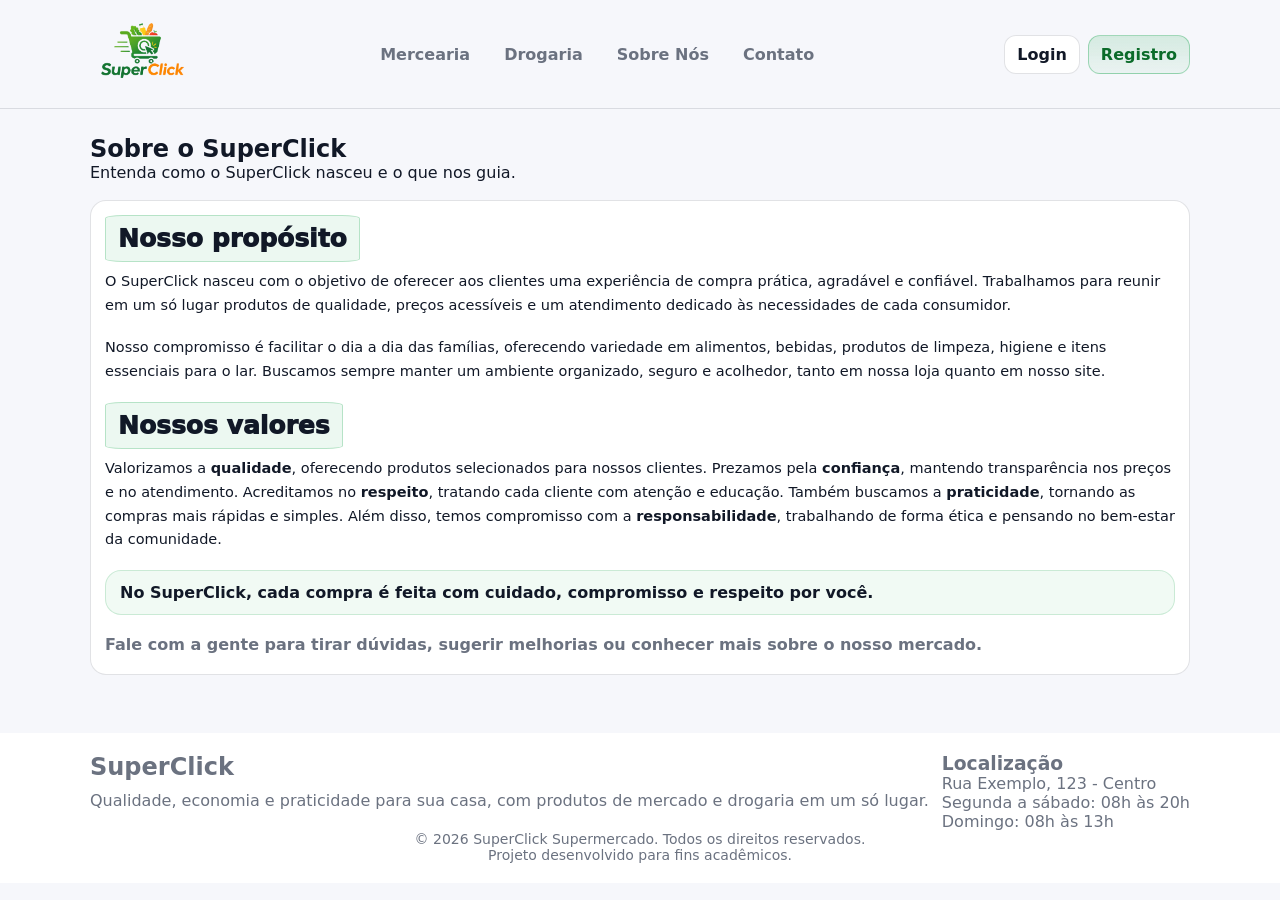
<file: sobre.html>
<!doctype html>
<html lang="pt-BR">

<head>
    <meta charset="utf-8" />
    <meta name="viewport" content="width=device-width, initial-scale=1" />
    <title>SuperClick - Sobre Nós</title>
    <link rel="icon" type="image/x-icon" href="imagens/Ico-Mercearia.ico">
    <link rel="stylesheet" href="styles.css" />
</head>

<body>
    <header class="cabecalho">
        <div class="container cabecalho__interno">
            <img class="cabecalho__logo" src="imagens/lg.png" alt="" />
            <button class="cabecalho__hamburguer" type="button" id="menu-hamburguer" aria-label="Abrir menu">
                ☰
            </button>

            <nav class="cabecalho__navegacao">
                <a class="cabecalho__link" href="index.html">Mercearia</a>
                <a class="cabecalho__link" href="drogaria.html">Drogaria</a>
                <a class="cabecalho__link" href="sobre.html">Sobre Nós</a>
                <a class="cabecalho__link" href="contato.html">Contato</a>
            </nav>

            <div class="cabecalho__auth">
                <a class="botao botao--primario" href="login.html">Login</a>
                <a class="botao botao--secundario" href="registro.html">Registro</a>
            </div>

            <!-- Menu mobile -->
            <div class="menu-mobile__overlay" id="menu-mobile__overlay" aria-hidden="true">
                <aside class="menu-mobile__painel" role="dialog" aria-modal="true" aria-label="Menu">
                    <div class="menu-mobile__cabecalho">
                        <h2 class="menu-mobile__titulo">Menu</h2>
                        <button type="button" class="menu-mobile__botao-fechar" id="menu-mobile__fechar"
                            aria-label="Fechar menu">
                            ✕
                        </button>
                    </div>

                    <nav class="menu-mobile__links" aria-label="Links do menu">
                        <a class="menu-mobile__link" href="login.html">Login</a>
                        <a class="menu-mobile__link" href="registro.html">Registro</a>
                        <a class="menu-mobile__link" href="index.html">Mercearia</a>
                        <a class="menu-mobile__link" href="drogaria.html">Drogaria</a>
                        <a class="menu-mobile__link" href="contato.html">Contato</a>
                        <a class="menu-mobile__link" href="sobre.html">Sobre Nós</a>
                        </button>
                    </nav>
                </aside>
            </div>

        </div>
    </header>

    <main class="container">
        <section id="sobre" class="hero">
            <h1 class="hero__titulo">Sobre o SuperClick</h1>
            <p class="hero__subtitulo">Entenda como o SuperClick nasceu e o que nos guia.</p>
        </section>

        <section class="filtros">
            <div class="filtros__grade">
                <div class="filtro sobre__conteudo">
                    <h2 class="filtro__titulo sobre__texto__compacto">Nosso propósito</h2>

                    <p class="sobre__texto">
                        O SuperClick nasceu com o objetivo de oferecer aos clientes uma experiência de compra prática,
                        agradável e confiável.
                        Trabalhamos para reunir em um só lugar produtos de qualidade, preços acessíveis e um atendimento
                        dedicado às necessidades de cada consumidor.
                    </p>

                    <p class="sobre__texto">
                        Nosso compromisso é facilitar o dia a dia das famílias, oferecendo variedade em alimentos,
                        bebidas, produtos de limpeza,
                        higiene e itens essenciais para o lar. Buscamos sempre manter um ambiente organizado, seguro e
                        acolhedor, tanto em nossa loja quanto em nosso site.
                    </p>

                    <h2 class="filtro__titulo sobre__texto__compacto">Nossos valores</h2>

                    <p class="sobre__texto">
                        Valorizamos a <b>qualidade</b>, oferecendo produtos selecionados para nossos clientes. Prezamos
                        pela <b>confiança</b>, mantendo transparência nos preços e no atendimento. Acreditamos no
                        <b>respeito</b>, tratando cada cliente com atenção e educação.
                        Também buscamos a <b>praticidade</b>, tornando as compras mais rápidas e simples. Além disso,
                        temos compromisso com a <b>responsabilidade</b>, trabalhando de forma ética e pensando no
                        bem-estar da comunidade.
                    </p>

                    <p class="sobre__conclusao">
                        No SuperClick, cada compra é feita com cuidado, compromisso e respeito por você.
                    </p>

                    <div id="contato" style="margin-top: 20px;">
                        <p class="sobre__contato">
                            Fale com a gente para tirar dúvidas, sugerir melhorias ou conhecer mais sobre o nosso
                            mercado.
                        </p>
                    </div>
                </div>
            </div>
        </section>
    </main>

    <footer class="rodape">
        <div class="rodape__conteudo">

            <div class="rodape__coluna">
                <h2 class="rodape__logo">SuperClick</h2>
                <p class="rodape__texto">
                    Qualidade, economia e praticidade para sua casa, com produtos de mercado e drogaria em um só lugar.
                </p>
            </div>


            <div class="rodape__coluna">
                <h3 class="rodape__titulo">Localização</h3>
                <p>Rua Exemplo, 123 - Centro</p>
                <p>Segunda a sábado: 08h às 20h</p>
                <p>Domingo: 08h às 13h</p>
            </div>

        </div>

        <div class="rodape__baixo">
            <p>&copy; 2026 SuperClick Supermercado. Todos os direitos reservados.</p>
            <p>Projeto desenvolvido para fins acadêmicos.</p>
        </div>
    </footer>


    <script src="script.js"></script>
</body>

</html>
</file>
<file: styles.css>
:root {
  --bg: #f6f7fb;
  --card: #ffffff;
  --texto: #111827;
  --texto2: #6b7280;
  --cor1: #16a34a;
  --cor2: #0ea5e9;
  --borda: rgba(15, 23, 42, 0.12);
  --borda2: rgba(22, 163, 74, 0.25);
}

/* esconde as setas do campo number no Chrome, Edge e Safari */
input[type="number"]::-webkit-inner-spin-button,
input[type="number"]::-webkit-outer-spin-button {
    -webkit-appearance: none;
    margin: 0;
}

/* Firefox */
input[type="number"] {
    -moz-appearance: textfield;
    appearance: textfield;
}


* {
  box-sizing: border-box;
}

body {
  margin: 0;
  font-family:
    system-ui,
    -apple-system,
    "Segoe UI",
    Roboto,
    Ubuntu,
    Cantarell,
    "Noto Sans",
    sans-serif;
  background: var(--bg);
  color: var(--texto);
}

* {
  margin: 0;
  padding: 0;
  box-sizing: border-box;
}

.promo-anuncio {
  position: relative;
  height: 340px;
  margin: 26px 0 10px;
  display: flex;
  align-items: center;
  justify-content: center;
  background-image: url("imagens/bg.png");
  background-position: center;
  background-size: cover;
}

.promo-anuncio2 {
  position: relative;
  height: 300px;
  margin: 26px 0 10px;
  background-image: url("imagens/bg2.png");
  background-position: center;
  background-size: cover;
}

.overlay {
  position: absolute;
  inset: 0;
  background: linear-gradient(rgba(0, 0, 0, 0.177), rgba(0, 0, 0, 0.55));
}

.promo-conteudo {
  position: relative;
  z-index: 5;
  color: white;
  text-align: center;
  max-width: 700px;
  padding: 20px;
}

.anuncio {
  display: inline-block;
  background: var(--texto2);
  padding: 8px 18px;
  border-radius: 15px;
  font-weight: bold;
  margin-bottom: 20px;
}

.promo-conteudo h1 {
  font-size: 70px;
  margin-bottom: 20px;
  line-height: 1;
}

.promo-conteudo span {
  color: #4ade80;
}

.promo-conteudo p {
  font-size: 22px;
  margin-bottom: 35px;
  line-height: 1.6;
}

.floating img {
  position: absolute;
  animation: float 6s ease-in-out infinite;
}

.cocacola {
  width: 90px;
  top: 12%;
  left: 12%;
  animation-delay: 0s;
}

.banana {
  width: 140px;
  right: 8%;
  top: 12%;
  animation-delay: 1.5s;
}

.repelente {
  width: 120px;
  left: 84%;
  bottom: 11%;
  animation-delay: 3s;
}

.dipirona {
  width: 80px;
  bottom: 15%;
  left: 2%;
  animation-delay: 2s;
}

@keyframes float {
  0% {
    transform: translateY(0px) rotate(0deg);
  }

  50% {
    transform: translateY(-25px) rotate(8deg);
  }

  100% {
    transform: translateY(0px) rotate(0deg);
  }
}

@media (max-width: 820px) {
  .promo-anuncio {
    height: 260px;
    margin: 12px 0 8px;
  }

  .promo-anuncio2 {
    height: 140px;
    margin: 12px 0 8px;
  }

  .promo-conteudo h1 {
    font-size: 40px;
    margin-bottom: 10px;
  }

  .promo-conteudo p {
    font-size: 15px;
    margin-bottom: 16px;
  }

  .btn {
    padding: 10px 24px;
    font-size: 15px;
  }

  .cocacola {
    width: 50px;
  }

  .banana {
    width: 80px;
  }

  .repelente {
    width: 60px;
  }

  .dipirona {
    width: 35px;
  }
}

.vitrine {
  position: relative;
  margin: 60px auto;
  width: 95%;
}

.produtos {
  display: flex;
  gap: 20px;
  overflow-x: auto;
  scroll-behavior: smooth;
  scrollbar-width: none;
  padding: 5px;
}

.vitrine h1 {
  text-align: left;
}

.subtitulo {
  text-align: center;
  margin: 70px 0 10px 0;
  font-size: 25px;
  font-weight: 500;
  color: var(--texto2);
}

.produtos::-webkit-scrollbar {
  display: none;
}

/* Cada produto vira um slide */

.produto {
  min-width: 280px;
  flex-shrink: 0;
}

.btn {
  position: absolute;
  top: 50%;
  transform: translateY(-50%);
  width: 55px;
  height: 55px;
  border: none;
  border-radius: 50%;
  background: #fff;
  cursor: pointer;
  font-size: 30px;
  box-shadow: 0 8px 20px rgba(0, 0, 0, 0.2);
  z-index: 10;
}

.voltar {
  right: 99%;
}

.avancar {
  left: 99%;
}

.btn:hover {
  background: #2ecc71;
  color: #fff;
}

@media (max-width: 960px) {
  .voltar {
    right: 89%;
  }

  .avancar {
    left: 89%;
  }

  .produto {
    min-width: 240px;
    max-width: 390px;
  }

  .btn {
    font-size: 20px;
  }

  .vitrine h1 {
    text-align: center;
  }

  .vitrine .produto__btn {
    font-size: 11px;
  }
}

.container {
  width: min(1100px, 92vw);
  margin: 0 auto;
}

.cabecalho {
  position: sticky;
  top: 0;
  z-index: 20;
  background: rgba(246, 247, 251, 0.92);
  backdrop-filter: blur(2px);
  border-bottom: 1px solid var(--borda);
}

.cabecalho__interno {
  display: flex;
  align-items: center;
  justify-content: space-between;
  gap: 16px;
  padding: 4px 0;
}

.cabecalho__logo {
  display: block;
  height: 100px;
  width: auto;
  object-fit: contain;
}

.cabecalho__navegacao {
  display: flex;
  gap: 14px;
}

.cabecalho__link {
  text-decoration: none;
  color: var(--texto2);
  font-weight: 700;
  padding: 8px 10px;
  border-radius: 10px;
}

.cabecalho__link:hover {
  background: rgba(14, 165, 233, 0.08);
  color: var(--texto);
}

.cabecalho__auth {
  display: flex;
  gap: 8px;
}

.botao {
  border: 1px solid var(--borda);
  background: #fff;
  color: var(--texto);
  padding: 9px 12px;
  border-radius: 12px;
  cursor: pointer;
  font-weight: 800;
}

.botao--primario {
  border-color: var(--borda);
  text-decoration: none;
}

.botao--secundario {
  border-color: rgba(22, 163, 74, 0.35);
  background: linear-gradient(
    180deg,
    rgba(22, 163, 74, 0.15),
    rgba(22, 163, 74, 0.05)
  );
  color: #0b6b2a;
  text-decoration: none;
}

.botao--sair {
  border: 1px solid var(--borda);
  border-color: rgba(22, 163, 74, 0.35);
  background: linear-gradient(
    180deg,
    rgba(22, 163, 74, 0.15),
    rgba(22, 163, 74, 0.05)
  );
  color: #0b6b2a;
  text-decoration: none;
  padding: 9px 12px;
  border-radius: 12px;
  cursor: pointer;
  font-weight: 800;
}

.botao:focus {
  outline: 3px solid var(--borda2);
  outline-offset: 2px;
}

.cabecalho__busca {
  padding: 10px 0 6px;
  width: 100%;
}

.cabecalho__busca-form {
  display: flex;
  align-items: center;
  gap: 10px;
}

.cabecalho__busca-label {
  position: absolute;
  width: 1px;
  height: 1px;
  padding: 0;
  margin: -1px;
  overflow: hidden;
  clip: rect(0, 0, 0, 0);
  white-space: nowrap;
  border: 0;
}

.cabecalho__busca-input {
  flex: 1;
  border: 1px solid var(--borda);
  border-radius: 14px;
  padding: 11px 14px;
  background: rgba(255, 255, 255, 0.92);
  font-weight: 800;
  color: var(--texto);
}

.cabecalho__busca-input:focus {
  outline: 3px solid var(--borda2);
  outline-offset: 2px;
}

.cabecalho__busca-btn {
  width: 42px;
  height: 42px;
  border-radius: 14px;
  border: 1px solid var(--borda);
  background: #fff;
  cursor: pointer;
  font-size: 16px;
  font-weight: 1000;
}

.cabecalho__busca-btn:hover {
  background: rgba(14, 165, 233, 0.08);
}

.hero {
  padding: 26px 0 10px;
}

.banner {
  width: 100%;
  height: 100%;
  object-fit: cover;
  border-radius: 20px;
  image-rendering: auto;
}

.filtros {
  padding: 8px 0;
}

.filtro {
  background: var(--card);
  border: 1px solid var(--borda);
  border-radius: 16px;
  padding: 14px;
}

.filtro__titulo {
  margin: 0 0 10px;
  font-size: 16px;
}

.produto__preco s {
  color: gray;
  text-decoration-thickness: 2px;
}

.categorias {
  width: auto;
  display: flex;
  gap: 8px;
  align-items: center;
}

.categoria__pill {
  display: flex;
  flex: 1 1 0;
  text-align: center;
  border: 1px solid var(--borda);
  background: #fff;
  color: var(--texto);
  padding: 6px 10px;
  border-radius: 999px;
  cursor: pointer;
  font-weight: 800;
  font-size: 13px;
  text-decoration: none;
  height: 50px;
  align-items: center;
  justify-content: center;
}

.categoria__pill--ativo {
  border-color: rgba(14, 165, 233, 0.35);
  background: rgba(14, 165, 233, 0.08);
  box-shadow: 0 0 0 4px var(--borda2);
}

.resultados {
  padding: 14px 0 44px;
}

.lista__produtos {
  display: grid;
  grid-template-columns: repeat(3, 1fr);
  gap: 14px;
}

.produto {
  background: var(--card);
  border: 1px solid var(--borda);
  border-radius: 16px;
  padding: 14px;
  display: flex;
  flex-direction: column;
  gap: 8px;
  animation: cardSurgindo;
  animation-timeline: view();
  animation-range: entry 0% cover 35%;
}

@keyframes cardSurgindo {
  from {
    opacity: 0;
    scale: 0.2;
  }
}

.produto__top {
  display: flex;
  justify-content: space-between;
  gap: 10px;
  align-items: flex-start;
}

.etiqueta {
  font-size: 12px;
  font-weight: 900;
  padding: 6px 10px;
  border-radius: 999px;
  background: rgba(22, 163, 74, 0.1);
  color: #0b6b2a;
}

.produto__marca {
  color: var(--texto2);
  font-weight: 800;
  font-size: 12px;
}

.produto__nome {
  margin: 0;
  font-size: 16px;
  font-weight: 900;
  line-height: 1.2;
}

.produto__imagem {
  width: 100%;
  height: 160px;
  object-fit: contain;
  border-radius: 12px;
  display: block;
  image-rendering: auto;
}

.produto__descricao {
  margin: 0;
  color: var(--texto2);
  font-weight: 700;
  font-size: 13px;
}

.produto__linha-preco {
  display: flex;
  align-items: baseline;
  justify-content: space-between;
  gap: 10px;
  margin-top: auto;
}

.produto__preco {
  font-size: 15px;
  font-weight: 1000;
}

.produto__meta {
  color: var(--texto2);
  font-weight: 800;
  font-size: 12px;
}

.produto__btn {
  border: none;
  background: rgba(22, 163, 74, 0.12);
  color: #0b6b2a;
  padding: 10px 12px;
  border-radius: 12px;
  cursor: pointer;
  font-weight: 900;
  transition: transform 0.7s ease;
}
.produto__btn:hover {
  background-color: #0b6b2a;
  border: 3px;
  color: white;
}

/* Carrinho */

.carrinho__overlay {
  position: fixed;
  inset: 0;
  z-index: 999;
  display: flex;
  justify-content: flex-end;
  background: rgba(15, 23, 42, 0.4);
  padding: 18px;

  opacity: 0;
  visibility: hidden;
  pointer-events: none;
  align-items: stretch;

  transition:
    opacity 220ms ease,
    visibility 220ms ease;
}

.carrinho__overlay--aberto {
  opacity: 1;
  visibility: visible;
  pointer-events: auto;
}

.carrinho__painel {
  width: min(420px, 95vw);
  background: #fff;
  border: 1px solid var(--borda);
  border-radius: 18px;
  height: 100%;
  display: flex;
  flex-direction: column;
  overflow: hidden;
  box-shadow: 0 20px 60px rgba(0, 0, 0, 0.25);
  transform: translateX(24px);
  opacity: 0.98;
  transition:
    transform 260ms ease,
    opacity 260ms ease;
}

.carrinho__overlay--aberto .carrinho__painel {
  transform: translateX(0);
  opacity: 1;
}

.carrinho__cabecalho {
  display: flex;
  align-items: center;
  justify-content: space-between;
  padding: 14px 16px;
  border-bottom: 1px solid var(--borda);
}

.carrinho__titulo {
  margin: 0;
  font-size: 18px;
  font-weight: 1000;
}

.carrinho__botao-fechar {
  border: 1px solid var(--borda);
  background: #fff;
  border-radius: 12px;
  padding: 6px 10px;
  cursor: pointer;
  font-weight: 900;
}

.carrinho__corpo {
  padding: 12px 16px;
  overflow: auto;
  flex: 1;
}

.carrinho__vazio {
  color: var(--texto2);
  font-weight: 800;
  padding: 14px 0;
  text-align: center;
}

.carrinho__lista {
  list-style: none;
  padding: 0;
  margin: 0;
  display: flex;
  flex-direction: column;
  gap: 10px;
}

.carrinho__lista > li {
  border: 1px solid var(--borda);
  border-radius: 14px;
  padding: 10px 10px;
  background: rgba(255, 255, 255, 0.9);
}

#lista-carrinho button {
  border: 1px solid var(--borda);
  background: #fff;
  color: var(--texto);
  border-radius: 12px;
  width: 25px;
  height: 25px;
  cursor: pointer;
  font-weight: 1000;
}

#lista-carrinho button:hover {
  background: rgba(22, 163, 74, 0.12);
  color: #0b6b2a;
}

.carrinho__item {
  border: 1px solid var(--borda);
  border-radius: 14px;
  padding: 10px 10px;
  display: flex;
  justify-content: space-between;
  gap: 10px;
  align-items: center;
}

.carrinho__item_nome {
  font-weight: 1000;
  font-size: 14px;
}

.carrinho__item_marca {
  color: var(--texto2);
  font-weight: 900;
  font-size: 12px;
  margin-top: 2px;
}

.carrinho__item_preco {
  color: var(--texto2);
  font-weight: 900;
  font-size: 12px;
  margin-top: 2px;
}

.carrinho__item_ctrl {
  display: flex;
  flex-direction: column;
  align-items: flex-end;
  gap: 8px;
}

.carrinho__qty {
  display: flex;
  align-items: center;
  gap: 8px;
}

.carrinho__qty_btn {
  border: 1px solid var(--borda);
  background: #fff;
  border-radius: 12px;
  width: 34px;
  height: 34px;
  cursor: pointer;
  font-weight: 1000;
}

.carrinho__qty_val {
  min-width: 24px;
  text-align: center;
  font-weight: 1000;
}

.carrinho__item_subtotal {
  font-weight: 1000;
}

.carrinho__rodape {
  border-top: 1px solid var(--borda);
  padding: 14px 16px;
}

.carrinho__total {
  display: flex;
  justify-content: space-between;
  align-items: center;
  margin-bottom: 12px;
}

.carrinho__acoes {
  display: flex;
  gap: 10px;
}

.carrinho__btn {
  flex: 1;
  border: 1px solid var(--borda);
  background: #fff;
  color: var(--texto);
  padding: 10px 12px;
  border-radius: 14px;
  cursor: pointer;
  font-weight: 1000;
}

.carrinho__btn--primario {
  border-color: rgba(22, 163, 74, 0.35);
  background: rgba(22, 163, 74, 0.12);
  color: #0b6b2a;
}

/* Footer */

.rodape {
  background-color: white;
  color: var(--texto2);
  padding: 20px 0;
  margin-top: 50px;
}

.rodape__conteudo {
  width: min(1100px, 92vw);
  margin: 0 auto;
  display: flex;
  justify-content: space-between;
}

.rodape__logo {
  font-size: 24px;
  margin-bottom: 10px;
}

.rodape__baixo {
  text-align: center;
  font-size: 14px;
}

/* Página Sobre */
.sobre__conteudo {
  width: 100%;
  padding-bottom: 20px;
}

.sobre__texto {
  color: var(--texto);
  line-height: 1.65;
  margin: 0 0 18px;
  font-size: 14.5px;
}

.sobre__texto__compacto {
  display: inline-block;
  margin: 0 0 8px;
  padding: 8px 12px;
  border-radius: 7%;
  font-size: 25px;
  font-weight: 1000;
  color: var(--texto);
  background: rgba(22, 163, 74, 0.08);
  border: 1px solid rgba(22, 163, 74, 0.25);
}

.sobre__conclusao {
  font-weight: 800;
  color: var(--texto);
  margin: 18px 0 0;
  padding: 12px 14px;
  border-radius: 16px;
  background: rgba(22, 163, 74, 0.06);
  border: 1px solid rgba(22, 163, 74, 0.18);
}

.sobre__contato {
  color: var(--texto2);
  margin: 0;
  font-weight: 700;
}

/* Página Contato */
.contato__card {
  max-width: 100%;
  margin: 0 auto;
}

.contato__titulo {
  margin-bottom: 14px;
}

.contato__form {
  width: 100%;
  max-width: 100%;
}

.contato__grid {
  display: grid;
  grid-template-columns: 1fr;
  gap: 12px;
  width: 100%;
}

.contato__campo {
  display: flex;
  flex-direction: column;
  gap: 6px;
}

.contato__campo label {
  font-weight: 800;
  color: var(--texto2);
}

.contato__campo input,
.contato__campo textarea {
  border: 1px solid var(--borda);
  border-radius: 12px;
  padding: 11px 12px;
  background: #fff;
  font-weight: 700;
  color: var(--texto);
  resize: none;
}

.contato__acoes {
  display: flex;
  justify-content: flex-end;
  margin-top: 6px;
  flex-wrap: wrap;
}

/* Login / Registro */
.auth__card {
  width: 50%;
  margin: 50px auto;
  max-width: 100%;
}

.auth__form {
  margin-top: 6px;
}

.auth__acoes {
  display: flex;
  justify-content: space-between;
  align-items: center;
  gap: 12px;
  margin-top: 6px;
  flex-wrap: wrap;
}

.auth__acoes--registro {
  justify-content: flex-end;
}

.auth__link {
  color: var(--texto2);
  font-weight: 800;
  text-decoration: none;
}

.auth__link:hover {
  text-decoration: underline;
}

.auth__registro {
  margin-top: 12px;
  display: flex;
  justify-content: center;
  align-items: center;
  gap: 8px;
  color: var(--texto2);
  font-weight: 800;
}

.auth__registro a {
  color: #0b6b2a;
  text-decoration: none;
  font-weight: 1000;
}

.auth__registro a:hover {
  text-decoration: underline;
}

.alerta-erro {
  background-color: #ffebee;
  color: #c62828;
  padding: 10px;
  border-radius: 4px;
  text-align: center;
  margin-bottom: 15px;
  font-weight: bold;
}

.alerta-sucesso {
  background-color: #e8f5e9;
  color: #1b5e20;
  padding: 12px 14px;
  border-radius: 12px;
  text-align: center;
  margin-bottom: 15px;
  font-weight: 800;
  border: 1px solid rgba(22, 163, 74, 0.25);
}

/* Página Perfil */
.perfil__grade {
  display: grid;
  grid-template-columns: 1fr 1fr;
  gap: 18px;
  align-items: start;
  padding: 8px 0 44px;
}

.perfil__card {
  padding: 18px;
}

.perfil__cabecalho {
  display: flex;
  align-items: center;
  justify-content: space-between;
  gap: 12px;
  flex-wrap: wrap;
  margin-bottom: 6px;
}

.perfil__total {
  color: var(--texto2);
  font-weight: 800;
  font-size: 13px;
}

.perfil__total strong {
  color: #0b6b2a;
}

.perfil__tabela-wrapper {
  overflow-x: auto;
  margin-top: 10px;
}

.perfil__tabela {
  width: 100%;
  border-collapse: collapse;
  font-size: 13px;
}

.perfil__tabela th,
.perfil__tabela td {
  text-align: left;
  padding: 10px 10px;
  border-bottom: 1px solid var(--borda);
  white-space: nowrap;
}

.perfil__tabela th {
  color: var(--texto2);
  font-weight: 900;
  font-size: 12px;
  text-transform: uppercase;
}

.perfil__tabela tbody tr:hover {
  background: rgba(22, 163, 74, 0.04);
}

.perfil__status {
  display: inline-block;
  padding: 4px 10px;
  border-radius: 999px;
  background: rgba(14, 165, 233, 0.1);
  color: #0369a1;
  font-weight: 900;
  font-size: 12px;
}

@media (max-width: 960px) {
  .perfil__grade {
    grid-template-columns: 1fr;
  }
}

/* Menu mobile (hambúrguer)*/

.cabecalho__hamburguer {
  display: none;
  border: 1px solid var(--borda);
  background: #fff;
  border-radius: 12px;
  padding: 9px 12px;
  cursor: pointer;
  font-size: 18px;
  line-height: 1;
  font-weight: 1000;
}

.menu-mobile__overlay {
  position: fixed;
  inset: 0;
  z-index: 2000;
  background: rgba(42, 26, 15, 0.35);
  opacity: 0;
  visibility: hidden;
  pointer-events: none;
  transition:
    opacity 220ms ease,
    visibility 220ms ease;
}

.menu-mobile__overlay--aberto {
  opacity: 1;
  visibility: visible;
  pointer-events: auto;
}

.menu-mobile__painel {
  position: absolute;
  top: 0;
  left: 0;
  height: 100%;
  width: min(340px, 90vw);
  background: #e5e7eb;
  border-right: 1px solid var(--borda);
  box-shadow: 20px 0 60px rgba(0, 0, 0, 0.25);
  z-index: 1;

  transform: translateX(-22px);
  transition: transform 260ms ease;
  display: flex;
  flex-direction: column;
}

.menu-mobile__overlay--aberto .menu-mobile__painel {
  transform: translateX(0);
}

.menu-mobile__cabecalho {
  display: flex;
  align-items: center;
  justify-content: space-between;
  padding: 14px 16px;
  border-bottom: 1px solid var(--borda);
}

.menu-mobile__titulo {
  margin: 0;
  font-size: 16px;
  font-weight: 1000;
}

.menu-mobile__botao-fechar {
  border: 1px solid var(--borda);
  background: #fff;
  border-radius: 12px;
  padding: 6px 10px;
  cursor: pointer;
  font-weight: 1000;
}

.menu-mobile__links {
  padding: 12px 16px;
  display: flex;
  flex-direction: column;
  gap: 10px;
  z-index: 10;
  background: #dddcdcc0;
  border-radius: 5%;
}

.menu-mobile__link {
  text-decoration: none;
  color: var(--texto);
  font-weight: 1000;
  padding: 10px 12px;
  border: 1px solid var(--borda);
  border-radius: 14px;
  background: #fff;
}

.menu-mobile__link:hover {
  background: rgba(14, 165, 233, 0.08);
}

.menu-mobile__link--botao {
  border-style: dashed;
  cursor: pointer;
}

/* Media queries */

@media (max-width: 860px) {
  .cabecalho__busca {
    padding-left: 0;
    padding-right: 0;
  }

  .rodape,
  .rodape__baixo {
    font-size: 10px;
  }
}

@media (max-width: 620px) {
  .cabecalho__busca-form {
    gap: 8px;
  }
  .cabecalho__busca-btn {
    width: 40px;
    height: 40px;
  }
}

@media (max-width: 960px) {
  .lista__produtos {
    grid-template-columns: repeat(2, 1fr);
  }

  .filtros__grade {
    grid-template-columns: 1fr;
  }

  .cabecalho__interno {
    padding: 0 0;
  }
}

@media (max-width: 860px) {
  .cabecalho__interno {
    flex-wrap: wrap;
  }

  .filtros__grade {
    grid-template-columns: 1fr;
  }

  .rodape {
    display: flex;
    flex-direction: column;
  }

  .rodape__conteudo {
    flex-direction: column;
  }

  .rodape__coluna {
    text-align: center;
  }
}

@media (max-width: 768px) {
  .rodape__conteudo {
    grid-template-columns: 1fr;
    text-align: center;
  }
}

@media (max-width: 820px) {
  .cabecalho__interno {
    justify-content: center;
  }

  .contato__campo input,
  .contato__campo textarea,
  .auth__form input {
    width: 100%;
    max-width: 100%;
  }

  .lista__produtos {
    grid-template-columns: 1fr;
  }

  .hero__titulo {
    font-size: 32px;
  }

  .cabecalho__logo {
    height: 70px;
  }

  .categorias {
    flex-wrap: wrap;
    justify-content: center;
  }

  .categoria__pill {
    flex: 0 1 auto;
    max-width: 100%;
    white-space: normal;
  }

  .cabecalho__hamburguer {
    display: inline-flex;
    align-items: center;
    justify-content: center;
    position: fixed;
    left: 12px;
  }

  .cabecalho__interno {
    padding-left: 56px;
    padding-right: 56px;
    position: relative;
  }

  .cabecalho__navegacao {
    display: none;
  }

  .cabecalho__auth {
    display: flex;
    position: absolute;
    right: 8px;
    top: 50%;
    transform: translateY(-50%);
    gap: 0;
  }

  .cabecalho__auth a {
    display: none;
  }

  .cabecalho__auth > button {
    margin: 0;
  }

  .produto__imagem {
    height: 130px;
  }
}

@media (max-height: 600px) {
  .carrinho__overlay {
    padding: 8px;
    align-items: stretch;
  }

  .carrinho__painel {
    height: auto;
    max-height: calc(100dvh - 16px);
  }

  .carrinho__corpo {
    overflow: auto;
    min-height: 0;
  }

  .carrinho__rodape {
    flex-shrink: 0;
    position: sticky;
    bottom: 0;
    background: #fff;
    z-index: 1;
  }
}
</file>
